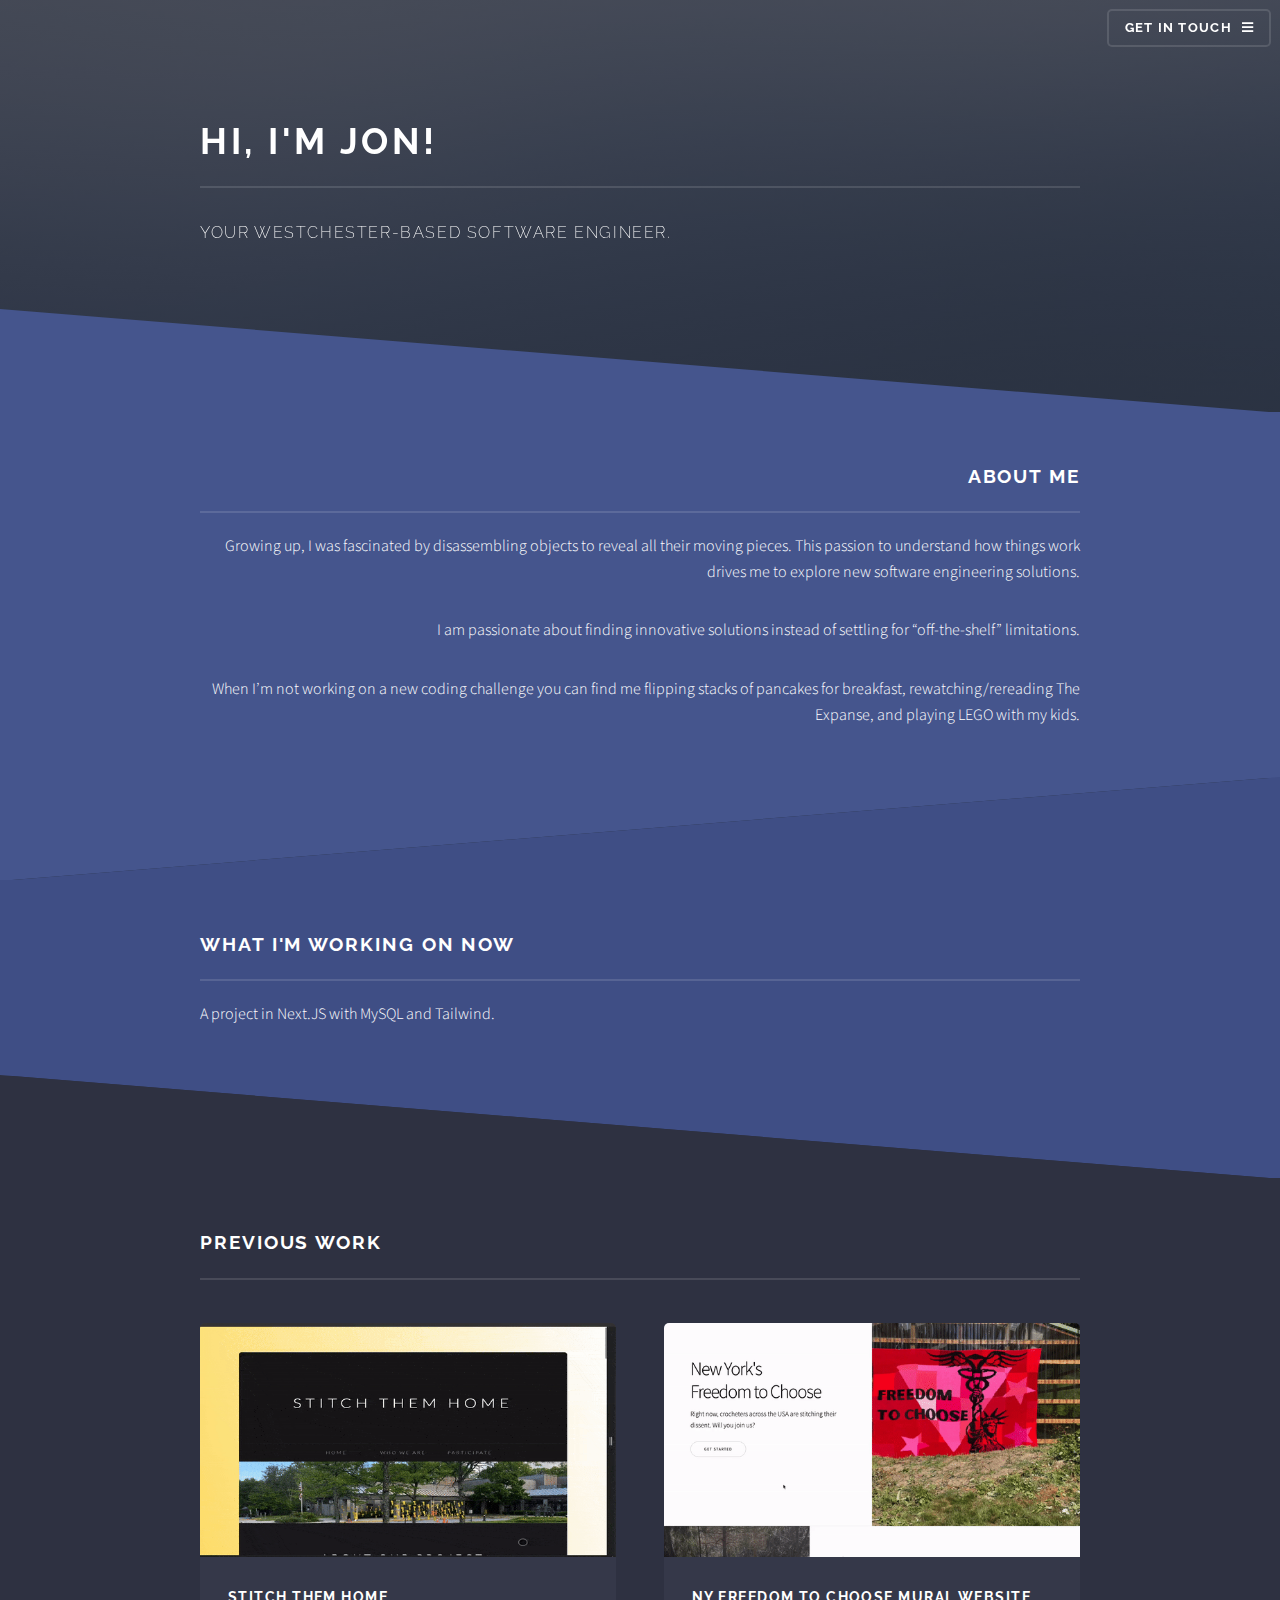
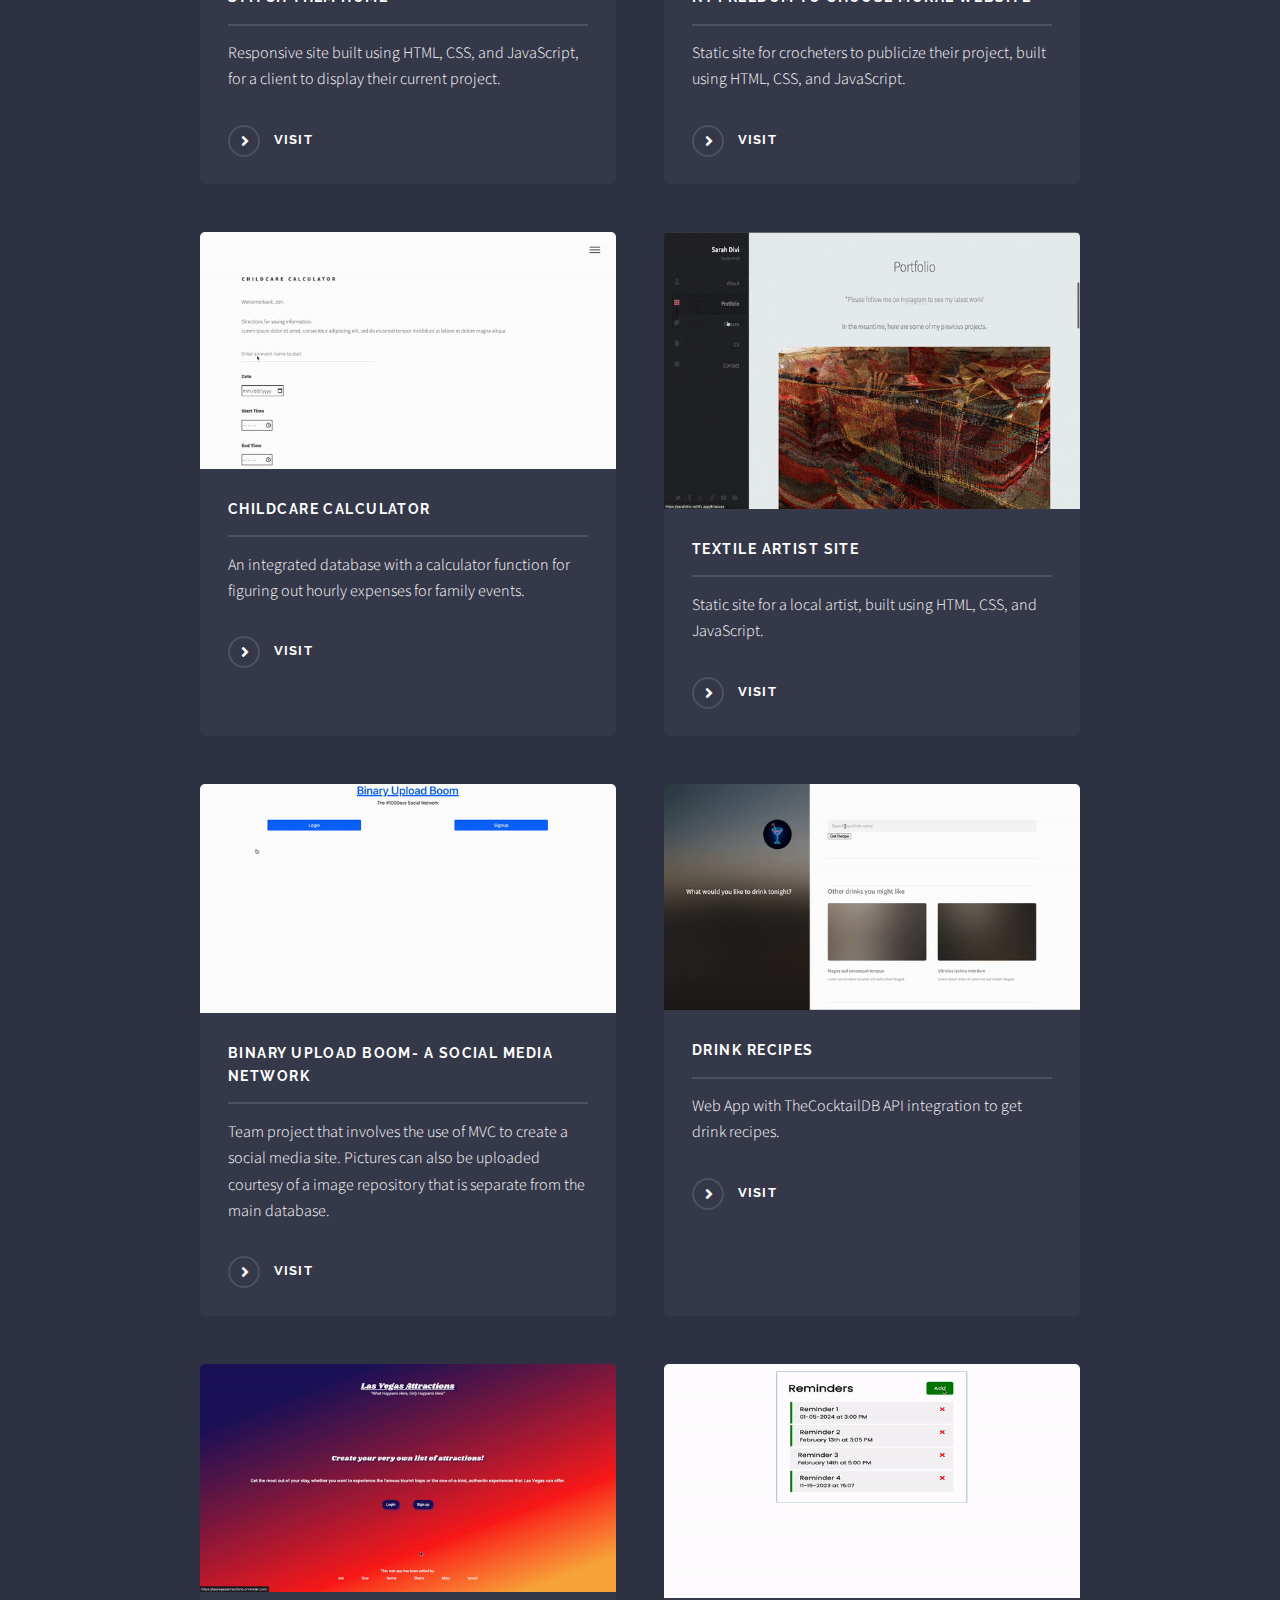
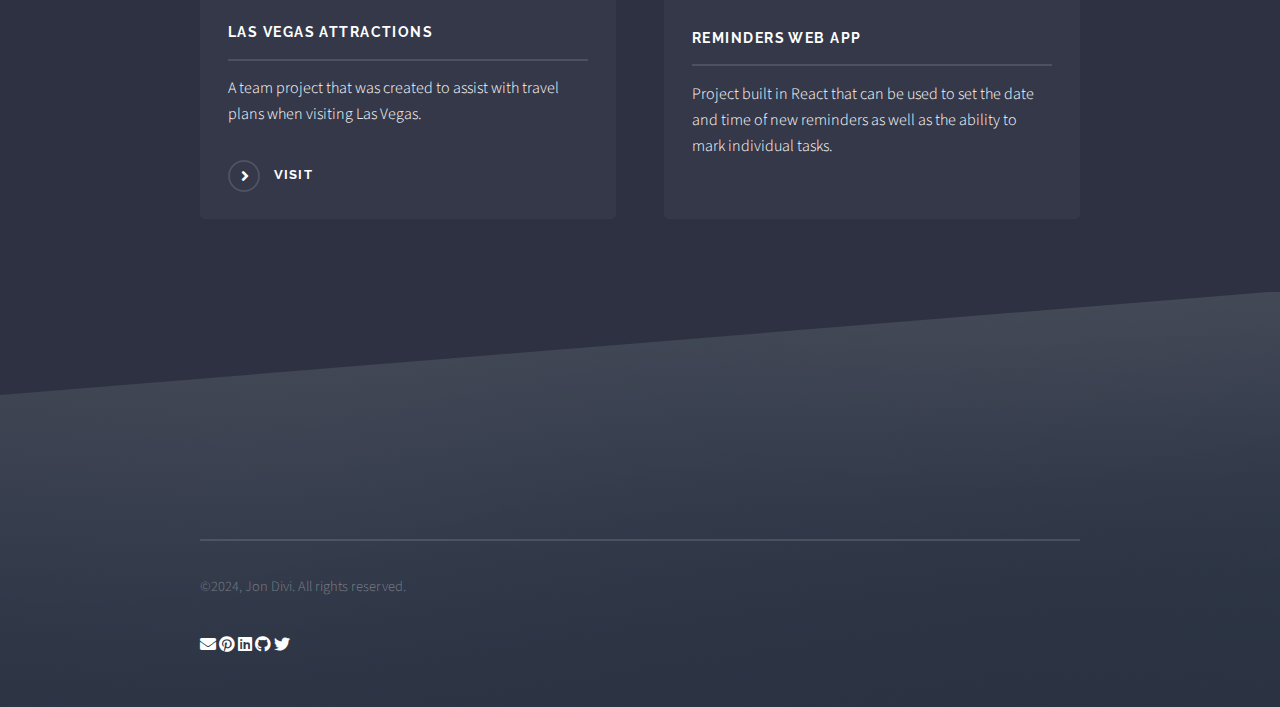
<file: index.html>
<!DOCTYPE HTML>
<html>
	<head>
		<title>Home</title>
		<meta charset="utf-8" />
		<meta name="viewport" content="width=device-width, initial-scale=1, user-scalable=no" />
		<link rel="stylesheet" href="assets/css/main.css" />
		<noscript><link rel="stylesheet" href="assets/css/noscript.css" /></noscript>
	</head>
	
	<body class="is-preload">

		<!-- Page Wrapper -->
		<div id="page-wrapper">
				
			<!-- Header -->
			<header id="header">
				<h1><a href="index.html"></a></h1>
				<nav>
					<a href="#menu">Get in touch</a>
				</nav>
			</header>
			<!-- Menu -->
			<nav id="menu">
				<div class="inner">
					<h2>Let's talk about your next project!</h2>
					<form method="post" data-netlify="true">
						<div class="fields">
							<div class="field">
								<label for="name">Name</label>
								<input type="text" name="name" id="name" />
							</div>
							<div class="field">
								<label for="email">Email</label>
								<input type="email" name="email" id="email" />
							</div>
							<div class="field">
								<label for="message">Message</label>
								<textarea name="message" id="message" rows="4"></textarea>
							</div>
						</div>
						<ul class="actions">
							<li><input type="submit" value="Send Message" /></li>
						</ul>
					</form>				
					<a href="#" class="close">Close</a>
				</div>
			</nav>

			<!-- Banner -->
			<section id="banner">
				<div class="inner">
					<h2>Hi, I'm Jon!</h2>
					<p>Your Westchester-Based Software Engineer.</p>
				</div>
			</section>

			<!-- Main Information -->
			<section id="wrapper">

				<!-- About -->
				<section id="two" class="wrapper alt spotlight style2">
					<div class="inner">
						<div class="content">
							<h2 class="major">About Me</h2>
							<p>Growing up, I was fascinated by disassembling objects to reveal all their moving pieces. This passion to understand how things work drives me to explore new software engineering solutions. 
							<p>I am passionate about finding innovative solutions instead of settling for “off-the-shelf” limitations.</p>
							<p>When I’m not working on a new coding challenge you can find me flipping stacks of pancakes for breakfast, rewatching/rereading The Expanse, and playing LEGO with my kids.</p>
						</div>
					</div>
				</section>

				<!-- Work in Progress -->
				<section id="three" class="wrapper spotlight style3">
					<div class="inner">
						<div class="content">
							<h2 class="major">What I'm working on now</h2>
							<article>
								<p>A project in Next.JS with MySQL and Tailwind.</p>
							</article>
						</div>
					</div>
				</section>

				<!-- Projects -->
				<section id="four" class="wrapper alt style1">
					<div class="inner">
						<h2 class="major">Previous Work</h2>
						<section class="features">
								<article>
									<a href="https://stitchthemhome.com/" class="image"><img src="images/clientSite.gif" alt="Responsive client project site" /></a>
									<h3 class="major">Stitch Them Home</h3>
									<p>Responsive site built using HTML, CSS, and JavaScript, for a client to display their current project.</p>
									<a href="https://stitchthemhome.com/" class="special">Visit</a>
								</article>
								<article>
									<a href="https://nyfreedomtochoose.netlify.app/" class="image"><img src="images/NYVol.gif" alt="Client project site" /></a>
											<h3 class="major">NY Freedom to Choose Mural Website</h3>
											<p>Static site for crocheters to publicize their project, built using HTML, CSS, and JavaScript.</p>
											<a href="https://nyfreedomtochoose.netlify.app/" class="special">Visit</a>
								</article>								
								<article>
									<a href="https://childcare-calculator.onrender.com/" class="image"><img src="images/calc.gif" alt="Calculator application" /></a>
									<h3 class="major">Childcare calculator</h3>
									<p>An integrated database with a calculator function for figuring out hourly expenses for family events.</p>
									<a href="https://childcare-calculator.onrender.com/" class="special">Visit</a>
								</article>
								<article>
									<a href="https://sarahdivi.netlify.app/" class="image"><img src="images/textileSite.gif" alt="Client portfolio site" /></a>
									<h3 class="major">Textile artist site</h3>
									<p>Static site for a local artist, built using HTML, CSS, and JavaScript.</p>
									<a href="https://sarahdivi.netlify.app/" class="special">Visit</a>
								</article>
								<article>
									<a href="https://binary-upload-boom.onrender.com/" class="image"><img src="images/socialMedia.gif" alt="Social network" /></a>
									<h3 class="major">Binary Upload Boom- A Social Media Network</h3>
									<p>Team project that involves the use of MVC to create a social media site. Pictures can also be uploaded courtesy of a image repository that is separate from the main database.</p>
									<a href="https://binary-upload-boom.onrender.com/" class="special">Visit</a>
								</article>
								<article>
									<a href="https://drinkselector.netlify.app/" class="image"><img src="images/drinks.gif" alt="Drink finder with API integration" /></a>
									<h3 class="major">Drink recipes</h3>
									<p>Web App with TheCocktailDB API integration to get drink recipes.</p>
									<a href="https://drinkselector.netlify.app/" class="special">Visit</a>
								</article>
								<article>
									<a href="https://lasvegasattractions.onrender.com/" class="image"><img src="images/lasVegasAttractions.gif" alt="Travel site" /></a>
									<h3 class="major">Las Vegas Attractions</h3>
									<p>A team project that was created to assist with travel plans when visiting Las Vegas.</p>
									<a href="https://lasvegasattractions.onrender.com/" class="special">Visit</a>
								</article>
								<article>
									<a class="image"><img src="images/reactReminders.gif" alt="Reminder application" /></a>
									<h3 class="major">Reminders web app</h3>
									<p>Project built in React that can be used to set the date and time of new reminders as well as the ability to mark individual tasks.</p>	
								</article>

								<!-- Older Projects -->
								<!-- <article>
									<a href="https://twitch-background-picker.netlify.app/" class="image"><img src="images/twitch.gif" alt="background switcher" /></a>
									<h3 class="major">On-demand background color changer</h3>
									<p>A color selector that was built for a partnered Twitch streamer.</p>
									<a href="https://twitch-background-picker.netlify.app/" class="special">Visit</a>
								</article> -->
						</section>
					</div>
				</section>

			</section>

			<!-- Footer -->
			<section id="footer">
				<div class="inner">					
					<ul class="copyright">
						<li>&copy;2024, Jon Divi. All rights reserved.</li>
					</ul>
					<div class="row">
						<div class="col-12 col-12-mobile">
							<a class="icon solid fa-envelope" href="mailto:jonathan.divi@gmail.com"></a>
							<a class="icon brands fa-pinterest" href="https://www.pinterest.com/jonathandivi"></a>
							<a class="icon brands fa-linkedin" href="https://www.linkedin.com/in/jondivi/"></a>
							<a class="icon brands fa-github" href="https://github.com/jondivi"></a>
							<a class="icon brands fa-twitter" href="https://twitter.com/Jon_Divi"></a>						
						</div>						
					</div>
				</div>
			</section>
		</div>

		<!-- Scripts -->
			<script src="assets/js/jquery.min.js"></script>
			<script src="assets/js/jquery.scrollex.min.js"></script>
			<script src="assets/js/browser.min.js"></script>
			<script src="assets/js/breakpoints.min.js"></script>
			<script src="assets/js/util.js"></script>
			<script src="assets/js/main.js"></script>

	</body>
</html>
</file>
<file: assets/css/noscript.css>
/*
	Solid State by HTML5 UP
	html5up.net | @ajlkn
	Free for personal and commercial use under the CCA 3.0 license (html5up.net/license)
*/

/* Banner */

	body.is-preload #banner .logo {
		-moz-transform: none;
		-webkit-transform: none;
		-ms-transform: none;
		transform: none;
		opacity: 1;
	}

	body.is-preload #banner h2 {
		opacity: 1;
		-moz-transform: none;
		-webkit-transform: none;
		-ms-transform: none;
		transform: none;
		-moz-filter: none;
		-webkit-filter: none;
		-ms-filter: none;
		filter: none;
	}

	body.is-preload #banner p {
		opacity: 01;
		-moz-transform: none;
		-webkit-transform: none;
		-ms-transform: none;
		transform: none;
		-moz-filter: none;
		-webkit-filter: none;
		-ms-filter: none;
		filter: none;
	}
</file>
<file: assets/css/main.css>
@import url(fontawesome-all.min.css);
@import url("https://fonts.googleapis.com/css?family=Raleway:200,700|Source+Sans+Pro:300,600,300italic,600italic");



html, body, div, span, applet, object,
iframe, h1, h2, h3, h4, h5, h6, p, blockquote,
pre, a, abbr, acronym, address, big, cite,
code, del, dfn, em, img, ins, kbd, q, s, samp,
small, strike, strong, sub, sup, tt, var, b,
u, i, center, dl, dt, dd, ol, ul, li, fieldset,
form, label, legend, table, caption, tbody,
tfoot, thead, tr, th, td, article, aside,
canvas, details, embed, figure, figcaption,
footer, header, hgroup, menu, nav, output, ruby,
section, summary, time, mark, audio, video {
	margin: 0;
	padding: 0;
	border: 0;
	font-size: 100%;
	font: inherit;
	vertical-align: baseline;}

article, aside, details, figcaption, figure,
footer, header, hgroup, menu, nav, section {
	display: block;}

body {
	line-height: 1;
}

ol, ul {
	list-style: none;
}

blockquote, q {
	quotes: none;
}

	blockquote:before, blockquote:after, q:before, q:after {
		content: '';
		content: none;
	}

table {
	border-collapse: collapse;
	border-spacing: 0;
}

body {
	-webkit-text-size-adjust: none;
}

mark {
	background-color: transparent;
	color: inherit;
}

input::-moz-focus-inner {
	border: 0;
	padding: 0;
}

input, select, textarea {
	-moz-appearance: none;
	-webkit-appearance: none;
	-ms-appearance: none;
	appearance: none;
}

/* Basic */

	@-ms-viewport {
		width: device-width;
	}

	body {
		-ms-overflow-style: scrollbar;
	}

	@media screen and (max-width: 480px) {

		html, body {
			min-width: 320px;
		}

	}

	html {
		box-sizing: border-box;
	}

	*, *:before, *:after {
		box-sizing: inherit;
	}

	body {
		background-color: #2e3141;
		background-image: linear-gradient(to top, rgba(46, 49, 65, 0.8), rgba(46, 49, 65, 0.8)), url("../../images/bg.jpg");
		background-size: auto,
 cover;
		background-attachment: fixed,
 fixed;
		background-position: center,
 center;
	}

		body.is-preload *, body.is-preload *:before, body.is-preload *:after {
			-moz-animation: none !important;
			-webkit-animation: none !important;
			-ms-animation: none !important;
			animation: none !important;
			-moz-transition: none !important;
			-webkit-transition: none !important;
			-ms-transition: none !important;
			transition: none !important;
		}

/* Type */

	body, input, select, textarea {
		color: #ffffff;
		font-family: "Source Sans Pro", Helvetica, sans-serif;
		font-size: 16.5pt;
		font-weight: 300;
		line-height: 1.65;
	}

		@media screen and (max-width: 1680px) {

			body, input, select, textarea {
				font-size: 13pt;
			}

		}

		@media screen and (max-width: 1280px) {

			body, input, select, textarea {
				font-size: 12pt;
			}

		}

		@media screen and (max-width: 980px) {

			body, input, select, textarea {
				font-size: 12pt;
			}

		}

		@media screen and (max-width: 736px) {

			body, input, select, textarea {
				font-size: 12pt;
			}

		}

		@media screen and (max-width: 480px) {

			body, input, select, textarea {
				font-size: 12pt;
			}

		}

	a {
		-moz-transition: color 0.2s ease-in-out, border-bottom-color 0.2s ease-in-out;
		-webkit-transition: color 0.2s ease-in-out, border-bottom-color 0.2s ease-in-out;
		-ms-transition: color 0.2s ease-in-out, border-bottom-color 0.2s ease-in-out;
		transition: color 0.2s ease-in-out, border-bottom-color 0.2s ease-in-out;
		border-bottom: dotted 1px rgba(255, 255, 255, 0.35);
		color: #ffffff;
		text-decoration: none;
	}

		a:hover {
			border-bottom-color: transparent;
			color: #ffffff !important;
		}

		a.special:not(.button) {
			text-decoration: none;
			border-bottom: 0;
			display: block;
			font-family: Raleway, Helvetica, sans-serif;
			font-size: 0.8em;
			font-weight: 700;
			letter-spacing: 0.1em;
			margin: 0 0 2em 0;
			text-transform: uppercase;
		}

			a.special:not(.button):before {
				-moz-osx-font-smoothing: grayscale;
				-webkit-font-smoothing: antialiased;
				display: inline-block;
				font-style: normal;
				font-variant: normal;
				text-rendering: auto;
				line-height: 1;
				text-transform: none !important;
				font-family: 'Font Awesome 5 Free';
				font-weight: 900;
			}

			a.special:not(.button):before {
				-moz-transition: background-color 0.2s ease-in-out;
				-webkit-transition: background-color 0.2s ease-in-out;
				-ms-transition: background-color 0.2s ease-in-out;
				transition: background-color 0.2s ease-in-out;
				border-radius: 100%;
				border: solid 2px rgba(255, 255, 255, 0.125);
				content: '\f105';
				display: inline-block;
				font-size: 1.25em;
				height: 2em;
				line-height: 1.75em;
				margin-right: 0.85em;
				text-align: center;
				text-indent: 0.15em;
				vertical-align: middle;
				width: 2em;
			}

			a.special:not(.button):hover:before {
				background-color: rgba(255, 255, 255, 0.025);
			}

			a.special:not(.button):active:before {
				background-color: rgba(255, 255, 255, 0.075);
			}

	strong, b {
		color: #ffffff;
		font-weight: 600;
	}

	em, i {
		font-style: italic;
	}

	p {
		margin: 0 0 2em 0;
	}

	h1, h2, h3, h4, h5, h6 {
		color: #ffffff;
		font-family: Raleway, Helvetica, sans-serif;
		font-weight: 700;
		letter-spacing: 0.1em;
		margin: 0 0 1em 0;
		text-transform: uppercase;
	}

		h1 a, h2 a, h3 a, h4 a, h5 a, h6 a {
			color: inherit;
			text-decoration: none;
			border-bottom: 0;
		}

		h1 span, h2 span, h3 span, h4 span, h5 span, h6 span {
			font-weight: 200;
		}

		h1.major, h2.major, h3.major, h4.major, h5.major, h6.major {
			padding-bottom: 1em;
			border-bottom: solid 2px rgba(255, 255, 255, 0.125);
		}

	h2 {
		font-size: 1.2em;
	}

	h3 {
		font-size: 0.9em;
	}

	h4 {
		font-size: 0.7em;
	}

	h5 {
		font-size: 0.7em;
	}

	h6 {
		font-size: 0.7em;
	}

	@media screen and (max-width: 736px) {

		h2 {
			font-size: 1em;
		}

		h3 {
			font-size: 0.8em;
		}

	}

	sub {
		font-size: 0.8em;
		position: relative;
		top: 0.5em;
	}

	sup {
		font-size: 0.8em;
		position: relative;
		top: -0.5em;
	}

	blockquote {
		border-left: solid 4px rgba(255, 255, 255, 0.125);
		font-style: italic;
		margin: 0 0 2em 0;
		padding: 0.5em 0 0.5em 2em;
	}

	code {
		background: rgba(255, 255, 255, 0.025);
		border-radius: 5px;
		border: solid 2px rgba(255, 255, 255, 0.125);
		font-family: "Courier New", monospace;
		font-size: 0.9em;
		margin: 0 0.25em;
		padding: 0.25em 0.65em;
	}

	pre {
		-webkit-overflow-scrolling: touch;
		font-family: "Courier New", monospace;
		font-size: 0.9em;
		margin: 0 0 2em 0;
	}

		pre code {
			display: block;
			line-height: 1.75em;
			padding: 1em 1.5em;
			overflow-x: auto;
		}

	hr {
		border: 0;
		border-bottom: solid 2px rgba(255, 255, 255, 0.125);
		margin: 2.5em 0;
	}

		hr.major {
			margin: 4em 0;
		}

	.align-left {
		text-align: left;
	}

	.align-center {
		text-align: center;
	}

	.align-right {
		text-align: right;
	}

/* Row */

	.row {
		display: flex;
		flex-wrap: wrap;
		box-sizing: border-box;
		align-items: stretch;
	}

		.row > * {
			box-sizing: border-box;
		}

		.row.gtr-uniform > * > :last-child {
			margin-bottom: 0;
		}

		.row.aln-left {
			justify-content: flex-start;
		}

		.row.aln-center {
			justify-content: center;
		}

		.row.aln-right {
			justify-content: flex-end;
		}

		.row.aln-top {
			align-items: flex-start;
		}

		.row.aln-middle {
			align-items: center;
		}

		.row.aln-bottom {
			align-items: flex-end;
		}

		.row > .imp {
			order: -1;
		}

		.row > .col-1 {
			width: 8.33333%;
		}

		.row > .off-1 {
			margin-left: 8.33333%;
		}

		.row > .col-2 {
			width: 16.66667%;
		}

		.row > .off-2 {
			margin-left: 16.66667%;
		}

		.row > .col-3 {
			width: 25%;
		}

		.row > .off-3 {
			margin-left: 25%;
		}

		.row > .col-4 {
			width: 33.33333%;
		}

		.row > .off-4 {
			margin-left: 33.33333%;
		}

		.row > .col-5 {
			width: 41.66667%;
		}

		.row > .off-5 {
			margin-left: 41.66667%;
		}

		.row > .col-6 {
			width: 50%;
		}

		.row > .off-6 {
			margin-left: 50%;
		}

		.row > .col-7 {
			width: 58.33333%;
		}

		.row > .off-7 {
			margin-left: 58.33333%;
		}

		.row > .col-8 {
			width: 66.66667%;
		}

		.row > .off-8 {
			margin-left: 66.66667%;
		}

		.row > .col-9 {
			width: 75%;
		}

		.row > .off-9 {
			margin-left: 75%;
		}

		.row > .col-10 {
			width: 83.33333%;
		}

		.row > .off-10 {
			margin-left: 83.33333%;
		}

		.row > .col-11 {
			width: 91.66667%;
		}

		.row > .off-11 {
			margin-left: 91.66667%;
		}

		.row > .col-12 {
			width: 100%;
		}

		.row > .off-12 {
			margin-left: 100%;
		}

		.row.gtr-0 {
			margin-top: 0;
			margin-left: 0em;
		}

			.row.gtr-0 > * {
				padding: 0 0 0 0em;
			}

			.row.gtr-0.gtr-uniform {
				margin-top: 0em;
			}

				.row.gtr-0.gtr-uniform > * {
					padding-top: 0em;
				}

		.row.gtr-25 {
			margin-top: 0;
			margin-left: -0.4375em;
		}

			.row.gtr-25 > * {
				padding: 0 0 0 0.4375em;
			}

			.row.gtr-25.gtr-uniform {
				margin-top: -0.4375em;
			}

				.row.gtr-25.gtr-uniform > * {
					padding-top: 0.4375em;
				}

		.row.gtr-50 {
			margin-top: 0;
			margin-left: -0.875em;
		}

			.row.gtr-50 > * {
				padding: 0 0 0 0.875em;
			}

			.row.gtr-50.gtr-uniform {
				margin-top: -0.875em;
			}

				.row.gtr-50.gtr-uniform > * {
					padding-top: 0.875em;
				}

		.row {
			margin-top: 0;
			margin-left: -1.75em;
		}

			.row > * {
				padding: 0 0 0 1.75em;
			}

			.row.gtr-uniform {
				margin-top: -1.75em;
			}

				.row.gtr-uniform > * {
					padding-top: 1.75em;
				}

		.row.gtr-150 {
			margin-top: 0;
			margin-left: -2.625em;
		}

			.row.gtr-150 > * {
				padding: 0 0 0 2.625em;
			}

			.row.gtr-150.gtr-uniform {
				margin-top: -2.625em;
			}

				.row.gtr-150.gtr-uniform > * {
					padding-top: 2.625em;
				}

		.row.gtr-200 {
			margin-top: 0;
			margin-left: -3.5em;
		}

			.row.gtr-200 > * {
				padding: 0 0 0 3.5em;
			}

			.row.gtr-200.gtr-uniform {
				margin-top: -3.5em;
			}

				.row.gtr-200.gtr-uniform > * {
					padding-top: 3.5em;
				}

		@media screen and (max-width: 1680px) {

			.row {
				display: flex;
				flex-wrap: wrap;
				box-sizing: border-box;
				align-items: stretch;
			}

				.row > * {
					box-sizing: border-box;
				}

				.row.gtr-uniform > * > :last-child {
					margin-bottom: 0;
				}

				.row.aln-left {
					justify-content: flex-start;
				}

				.row.aln-center {
					justify-content: center;
				}

				.row.aln-right {
					justify-content: flex-end;
				}

				.row.aln-top {
					align-items: flex-start;
				}

				.row.aln-middle {
					align-items: center;
				}

				.row.aln-bottom {
					align-items: flex-end;
				}

				.row > .imp-xlarge {
					order: -1;
				}

				.row > .col-1-xlarge {
					width: 8.33333%;
				}

				.row > .off-1-xlarge {
					margin-left: 8.33333%;
				}

				.row > .col-2-xlarge {
					width: 16.66667%;
				}

				.row > .off-2-xlarge {
					margin-left: 16.66667%;
				}

				.row > .col-3-xlarge {
					width: 25%;
				}

				.row > .off-3-xlarge {
					margin-left: 25%;
				}

				.row > .col-4-xlarge {
					width: 33.33333%;
				}

				.row > .off-4-xlarge {
					margin-left: 33.33333%;
				}

				.row > .col-5-xlarge {
					width: 41.66667%;
				}

				.row > .off-5-xlarge {
					margin-left: 41.66667%;
				}

				.row > .col-6-xlarge {
					width: 50%;
				}

				.row > .off-6-xlarge {
					margin-left: 50%;
				}

				.row > .col-7-xlarge {
					width: 58.33333%;
				}

				.row > .off-7-xlarge {
					margin-left: 58.33333%;
				}

				.row > .col-8-xlarge {
					width: 66.66667%;
				}

				.row > .off-8-xlarge {
					margin-left: 66.66667%;
				}

				.row > .col-9-xlarge {
					width: 75%;
				}

				.row > .off-9-xlarge {
					margin-left: 75%;
				}

				.row > .col-10-xlarge {
					width: 83.33333%;
				}

				.row > .off-10-xlarge {
					margin-left: 83.33333%;
				}

				.row > .col-11-xlarge {
					width: 91.66667%;
				}

				.row > .off-11-xlarge {
					margin-left: 91.66667%;
				}

				.row > .col-12-xlarge {
					width: 100%;
				}

				.row > .off-12-xlarge {
					margin-left: 100%;
				}

				.row.gtr-0 {
					margin-top: 0;
					margin-left: 0em;
				}

					.row.gtr-0 > * {
						padding: 0 0 0 0em;
					}

					.row.gtr-0.gtr-uniform {
						margin-top: 0em;
					}

						.row.gtr-0.gtr-uniform > * {
							padding-top: 0em;
						}

				.row.gtr-25 {
					margin-top: 0;
					margin-left: -0.4375em;
				}

					.row.gtr-25 > * {
						padding: 0 0 0 0.4375em;
					}

					.row.gtr-25.gtr-uniform {
						margin-top: -0.4375em;
					}

						.row.gtr-25.gtr-uniform > * {
							padding-top: 0.4375em;
						}

				.row.gtr-50 {
					margin-top: 0;
					margin-left: -0.875em;
				}

					.row.gtr-50 > * {
						padding: 0 0 0 0.875em;
					}

					.row.gtr-50.gtr-uniform {
						margin-top: -0.875em;
					}

						.row.gtr-50.gtr-uniform > * {
							padding-top: 0.875em;
						}

				.row {
					margin-top: 0;
					margin-left: -1.75em;
				}

					.row > * {
						padding: 0 0 0 1.75em;
					}

					.row.gtr-uniform {
						margin-top: -1.75em;
					}

						.row.gtr-uniform > * {
							padding-top: 1.75em;
						}

				.row.gtr-150 {
					margin-top: 0;
					margin-left: -2.625em;
				}

					.row.gtr-150 > * {
						padding: 0 0 0 2.625em;
					}

					.row.gtr-150.gtr-uniform {
						margin-top: -2.625em;
					}

						.row.gtr-150.gtr-uniform > * {
							padding-top: 2.625em;
						}

				.row.gtr-200 {
					margin-top: 0;
					margin-left: -3.5em;
				}

					.row.gtr-200 > * {
						padding: 0 0 0 3.5em;
					}

					.row.gtr-200.gtr-uniform {
						margin-top: -3.5em;
					}

						.row.gtr-200.gtr-uniform > * {
							padding-top: 3.5em;
						}

		}

		@media screen and (max-width: 1280px) {

			.row {
				display: flex;
				flex-wrap: wrap;
				box-sizing: border-box;
				align-items: stretch;
			}

				.row > * {
					box-sizing: border-box;
				}

				.row.gtr-uniform > * > :last-child {
					margin-bottom: 0;
				}

				.row.aln-left {
					justify-content: flex-start;
				}

				.row.aln-center {
					justify-content: center;
				}

				.row.aln-right {
					justify-content: flex-end;
				}

				.row.aln-top {
					align-items: flex-start;
				}

				.row.aln-middle {
					align-items: center;
				}

				.row.aln-bottom {
					align-items: flex-end;
				}

				.row > .imp-large {
					order: -1;
				}

				.row > .col-1-large {
					width: 8.33333%;
				}

				.row > .off-1-large {
					margin-left: 8.33333%;
				}

				.row > .col-2-large {
					width: 16.66667%;
				}

				.row > .off-2-large {
					margin-left: 16.66667%;
				}

				.row > .col-3-large {
					width: 25%;
				}

				.row > .off-3-large {
					margin-left: 25%;
				}

				.row > .col-4-large {
					width: 33.33333%;
				}

				.row > .off-4-large {
					margin-left: 33.33333%;
				}

				.row > .col-5-large {
					width: 41.66667%;
				}

				.row > .off-5-large {
					margin-left: 41.66667%;
				}

				.row > .col-6-large {
					width: 50%;
				}

				.row > .off-6-large {
					margin-left: 50%;
				}

				.row > .col-7-large {
					width: 58.33333%;
				}

				.row > .off-7-large {
					margin-left: 58.33333%;
				}

				.row > .col-8-large {
					width: 66.66667%;
				}

				.row > .off-8-large {
					margin-left: 66.66667%;
				}

				.row > .col-9-large {
					width: 75%;
				}

				.row > .off-9-large {
					margin-left: 75%;
				}

				.row > .col-10-large {
					width: 83.33333%;
				}

				.row > .off-10-large {
					margin-left: 83.33333%;
				}

				.row > .col-11-large {
					width: 91.66667%;
				}

				.row > .off-11-large {
					margin-left: 91.66667%;
				}

				.row > .col-12-large {
					width: 100%;
				}

				.row > .off-12-large {
					margin-left: 100%;
				}

				.row.gtr-0 {
					margin-top: 0;
					margin-left: 0em;
				}

					.row.gtr-0 > * {
						padding: 0 0 0 0em;
					}

					.row.gtr-0.gtr-uniform {
						margin-top: 0em;
					}

						.row.gtr-0.gtr-uniform > * {
							padding-top: 0em;
						}

				.row.gtr-25 {
					margin-top: 0;
					margin-left: -0.4375em;
				}

					.row.gtr-25 > * {
						padding: 0 0 0 0.4375em;
					}

					.row.gtr-25.gtr-uniform {
						margin-top: -0.4375em;
					}

						.row.gtr-25.gtr-uniform > * {
							padding-top: 0.4375em;
						}

				.row.gtr-50 {
					margin-top: 0;
					margin-left: -0.875em;
				}

					.row.gtr-50 > * {
						padding: 0 0 0 0.875em;
					}

					.row.gtr-50.gtr-uniform {
						margin-top: -0.875em;
					}

						.row.gtr-50.gtr-uniform > * {
							padding-top: 0.875em;
						}

				.row {
					margin-top: 0;
					margin-left: -1.75em;
				}

					.row > * {
						padding: 0 0 0 1.75em;
					}

					.row.gtr-uniform {
						margin-top: -1.75em;
					}

						.row.gtr-uniform > * {
							padding-top: 1.75em;
						}

				.row.gtr-150 {
					margin-top: 0;
					margin-left: -2.625em;
				}

					.row.gtr-150 > * {
						padding: 0 0 0 2.625em;
					}

					.row.gtr-150.gtr-uniform {
						margin-top: -2.625em;
					}

						.row.gtr-150.gtr-uniform > * {
							padding-top: 2.625em;
						}

				.row.gtr-200 {
					margin-top: 0;
					margin-left: -3.5em;
				}

					.row.gtr-200 > * {
						padding: 0 0 0 3.5em;
					}

					.row.gtr-200.gtr-uniform {
						margin-top: -3.5em;
					}

						.row.gtr-200.gtr-uniform > * {
							padding-top: 3.5em;
						}

		}

		@media screen and (max-width: 980px) {

			.row {
				display: flex;
				flex-wrap: wrap;
				box-sizing: border-box;
				align-items: stretch;
			}

				.row > * {
					box-sizing: border-box;
				}

				.row.gtr-uniform > * > :last-child {
					margin-bottom: 0;
				}

				.row.aln-left {
					justify-content: flex-start;
				}

				.row.aln-center {
					justify-content: center;
				}

				.row.aln-right {
					justify-content: flex-end;
				}

				.row.aln-top {
					align-items: flex-start;
				}

				.row.aln-middle {
					align-items: center;
				}

				.row.aln-bottom {
					align-items: flex-end;
				}

				.row > .imp-medium {
					order: -1;
				}

				.row > .col-1-medium {
					width: 8.33333%;
				}

				.row > .off-1-medium {
					margin-left: 8.33333%;
				}

				.row > .col-2-medium {
					width: 16.66667%;
				}

				.row > .off-2-medium {
					margin-left: 16.66667%;
				}

				.row > .col-3-medium {
					width: 25%;
				}

				.row > .off-3-medium {
					margin-left: 25%;
				}

				.row > .col-4-medium {
					width: 33.33333%;
				}

				.row > .off-4-medium {
					margin-left: 33.33333%;
				}

				.row > .col-5-medium {
					width: 41.66667%;
				}

				.row > .off-5-medium {
					margin-left: 41.66667%;
				}

				.row > .col-6-medium {
					width: 50%;
				}

				.row > .off-6-medium {
					margin-left: 50%;
				}

				.row > .col-7-medium {
					width: 58.33333%;
				}

				.row > .off-7-medium {
					margin-left: 58.33333%;
				}

				.row > .col-8-medium {
					width: 66.66667%;
				}

				.row > .off-8-medium {
					margin-left: 66.66667%;
				}

				.row > .col-9-medium {
					width: 75%;
				}

				.row > .off-9-medium {
					margin-left: 75%;
				}

				.row > .col-10-medium {
					width: 83.33333%;
				}

				.row > .off-10-medium {
					margin-left: 83.33333%;
				}

				.row > .col-11-medium {
					width: 91.66667%;
				}

				.row > .off-11-medium {
					margin-left: 91.66667%;
				}

				.row > .col-12-medium {
					width: 100%;
				}

				.row > .off-12-medium {
					margin-left: 100%;
				}

				.row.gtr-0 {
					margin-top: 0;
					margin-left: 0em;
				}

					.row.gtr-0 > * {
						padding: 0 0 0 0em;
					}

					.row.gtr-0.gtr-uniform {
						margin-top: 0em;
					}

						.row.gtr-0.gtr-uniform > * {
							padding-top: 0em;
						}

				.row.gtr-25 {
					margin-top: 0;
					margin-left: -0.4375em;
				}

					.row.gtr-25 > * {
						padding: 0 0 0 0.4375em;
					}

					.row.gtr-25.gtr-uniform {
						margin-top: -0.4375em;
					}

						.row.gtr-25.gtr-uniform > * {
							padding-top: 0.4375em;
						}

				.row.gtr-50 {
					margin-top: 0;
					margin-left: -0.875em;
				}

					.row.gtr-50 > * {
						padding: 0 0 0 0.875em;
					}

					.row.gtr-50.gtr-uniform {
						margin-top: -0.875em;
					}

						.row.gtr-50.gtr-uniform > * {
							padding-top: 0.875em;
						}

				.row {
					margin-top: 0;
					margin-left: -1.75em;
				}

					.row > * {
						padding: 0 0 0 1.75em;
					}

					.row.gtr-uniform {
						margin-top: -1.75em;
					}

						.row.gtr-uniform > * {
							padding-top: 1.75em;
						}

				.row.gtr-150 {
					margin-top: 0;
					margin-left: -2.625em;
				}

					.row.gtr-150 > * {
						padding: 0 0 0 2.625em;
					}

					.row.gtr-150.gtr-uniform {
						margin-top: -2.625em;
					}

						.row.gtr-150.gtr-uniform > * {
							padding-top: 2.625em;
						}

				.row.gtr-200 {
					margin-top: 0;
					margin-left: -3.5em;
				}

					.row.gtr-200 > * {
						padding: 0 0 0 3.5em;
					}

					.row.gtr-200.gtr-uniform {
						margin-top: -3.5em;
					}

						.row.gtr-200.gtr-uniform > * {
							padding-top: 3.5em;
						}

		}

		@media screen and (max-width: 736px) {

			.row {
				display: flex;
				flex-wrap: wrap;
				box-sizing: border-box;
				align-items: stretch;
			}

				.row > * {
					box-sizing: border-box;
				}

				.row.gtr-uniform > * > :last-child {
					margin-bottom: 0;
				}

				.row.aln-left {
					justify-content: flex-start;
				}

				.row.aln-center {
					justify-content: center;
				}

				.row.aln-right {
					justify-content: flex-end;
				}

				.row.aln-top {
					align-items: flex-start;
				}

				.row.aln-middle {
					align-items: center;
				}

				.row.aln-bottom {
					align-items: flex-end;
				}

				.row > .imp-small {
					order: -1;
				}

				.row > .col-1-small {
					width: 8.33333%;
				}

				.row > .off-1-small {
					margin-left: 8.33333%;
				}

				.row > .col-2-small {
					width: 16.66667%;
				}

				.row > .off-2-small {
					margin-left: 16.66667%;
				}

				.row > .col-3-small {
					width: 25%;
				}

				.row > .off-3-small {
					margin-left: 25%;
				}

				.row > .col-4-small {
					width: 33.33333%;
				}

				.row > .off-4-small {
					margin-left: 33.33333%;
				}

				.row > .col-5-small {
					width: 41.66667%;
				}

				.row > .off-5-small {
					margin-left: 41.66667%;
				}

				.row > .col-6-small {
					width: 50%;
				}

				.row > .off-6-small {
					margin-left: 50%;
				}

				.row > .col-7-small {
					width: 58.33333%;
				}

				.row > .off-7-small {
					margin-left: 58.33333%;
				}

				.row > .col-8-small {
					width: 66.66667%;
				}

				.row > .off-8-small {
					margin-left: 66.66667%;
				}

				.row > .col-9-small {
					width: 75%;
				}

				.row > .off-9-small {
					margin-left: 75%;
				}

				.row > .col-10-small {
					width: 83.33333%;
				}

				.row > .off-10-small {
					margin-left: 83.33333%;
				}

				.row > .col-11-small {
					width: 91.66667%;
				}

				.row > .off-11-small {
					margin-left: 91.66667%;
				}

				.row > .col-12-small {
					width: 100%;
				}

				.row > .off-12-small {
					margin-left: 100%;
				}

				.row.gtr-0 {
					margin-top: 0;
					margin-left: 0em;
				}

					.row.gtr-0 > * {
						padding: 0 0 0 0em;
					}

					.row.gtr-0.gtr-uniform {
						margin-top: 0em;
					}

						.row.gtr-0.gtr-uniform > * {
							padding-top: 0em;
						}

				.row.gtr-25 {
					margin-top: 0;
					margin-left: -0.3125em;
				}

					.row.gtr-25 > * {
						padding: 0 0 0 0.3125em;
					}

					.row.gtr-25.gtr-uniform {
						margin-top: -0.3125em;
					}

						.row.gtr-25.gtr-uniform > * {
							padding-top: 0.3125em;
						}

				.row.gtr-50 {
					margin-top: 0;
					margin-left: -0.625em;
				}

					.row.gtr-50 > * {
						padding: 0 0 0 0.625em;
					}

					.row.gtr-50.gtr-uniform {
						margin-top: -0.625em;
					}

						.row.gtr-50.gtr-uniform > * {
							padding-top: 0.625em;
						}

				.row {
					margin-top: 0;
					margin-left: -1.25em;
				}

					.row > * {
						padding: 0 0 0 1.25em;
					}

					.row.gtr-uniform {
						margin-top: -1.25em;
					}

						.row.gtr-uniform > * {
							padding-top: 1.25em;
						}

				.row.gtr-150 {
					margin-top: 0;
					margin-left: -1.875em;
				}

					.row.gtr-150 > * {
						padding: 0 0 0 1.875em;
					}

					.row.gtr-150.gtr-uniform {
						margin-top: -1.875em;
					}

						.row.gtr-150.gtr-uniform > * {
							padding-top: 1.875em;
						}

				.row.gtr-200 {
					margin-top: 0;
					margin-left: -2.5em;
				}

					.row.gtr-200 > * {
						padding: 0 0 0 2.5em;
					}

					.row.gtr-200.gtr-uniform {
						margin-top: -2.5em;
					}

						.row.gtr-200.gtr-uniform > * {
							padding-top: 2.5em;
						}

		}

		@media screen and (max-width: 480px) {

			.row {
				display: flex;
				flex-wrap: wrap;
				box-sizing: border-box;
				align-items: stretch;
			}

				.row > * {
					box-sizing: border-box;
				}

				.row.gtr-uniform > * > :last-child {
					margin-bottom: 0;
				}

				.row.aln-left {
					justify-content: flex-start;
				}

				.row.aln-center {
					justify-content: center;
				}

				.row.aln-right {
					justify-content: flex-end;
				}

				.row.aln-top {
					align-items: flex-start;
				}

				.row.aln-middle {
					align-items: center;
				}

				.row.aln-bottom {
					align-items: flex-end;
				}

				.row > .imp-xsmall {
					order: -1;
				}

				.row > .col-1-xsmall {
					width: 8.33333%;
				}

				.row > .off-1-xsmall {
					margin-left: 8.33333%;
				}

				.row > .col-2-xsmall {
					width: 16.66667%;
				}

				.row > .off-2-xsmall {
					margin-left: 16.66667%;
				}

				.row > .col-3-xsmall {
					width: 25%;
				}

				.row > .off-3-xsmall {
					margin-left: 25%;
				}

				.row > .col-4-xsmall {
					width: 33.33333%;
				}

				.row > .off-4-xsmall {
					margin-left: 33.33333%;
				}

				.row > .col-5-xsmall {
					width: 41.66667%;
				}

				.row > .off-5-xsmall {
					margin-left: 41.66667%;
				}

				.row > .col-6-xsmall {
					width: 50%;
				}

				.row > .off-6-xsmall {
					margin-left: 50%;
				}

				.row > .col-7-xsmall {
					width: 58.33333%;
				}

				.row > .off-7-xsmall {
					margin-left: 58.33333%;
				}

				.row > .col-8-xsmall {
					width: 66.66667%;
				}

				.row > .off-8-xsmall {
					margin-left: 66.66667%;
				}

				.row > .col-9-xsmall {
					width: 75%;
				}

				.row > .off-9-xsmall {
					margin-left: 75%;
				}

				.row > .col-10-xsmall {
					width: 83.33333%;
				}

				.row > .off-10-xsmall {
					margin-left: 83.33333%;
				}

				.row > .col-11-xsmall {
					width: 91.66667%;
				}

				.row > .off-11-xsmall {
					margin-left: 91.66667%;
				}

				.row > .col-12-xsmall {
					width: 100%;
				}

				.row > .off-12-xsmall {
					margin-left: 100%;
				}

				.row.gtr-0 {
					margin-top: 0;
					margin-left: 0em;
				}

					.row.gtr-0 > * {
						padding: 0 0 0 0em;
					}

					.row.gtr-0.gtr-uniform {
						margin-top: 0em;
					}

						.row.gtr-0.gtr-uniform > * {
							padding-top: 0em;
						}

				.row.gtr-25 {
					margin-top: 0;
					margin-left: -0.3125em;
				}

					.row.gtr-25 > * {
						padding: 0 0 0 0.3125em;
					}

					.row.gtr-25.gtr-uniform {
						margin-top: -0.3125em;
					}

						.row.gtr-25.gtr-uniform > * {
							padding-top: 0.3125em;
						}

				.row.gtr-50 {
					margin-top: 0;
					margin-left: -0.625em;
				}

					.row.gtr-50 > * {
						padding: 0 0 0 0.625em;
					}

					.row.gtr-50.gtr-uniform {
						margin-top: -0.625em;
					}

						.row.gtr-50.gtr-uniform > * {
							padding-top: 0.625em;
						}

				.row {
					margin-top: 0;
					margin-left: -1.25em;
				}

					.row > * {
						padding: 0 0 0 1.25em;
					}

					.row.gtr-uniform {
						margin-top: -1.25em;
					}

						.row.gtr-uniform > * {
							padding-top: 1.25em;
						}

				.row.gtr-150 {
					margin-top: 0;
					margin-left: -1.875em;
				}

					.row.gtr-150 > * {
						padding: 0 0 0 1.875em;
					}

					.row.gtr-150.gtr-uniform {
						margin-top: -1.875em;
					}

						.row.gtr-150.gtr-uniform > * {
							padding-top: 1.875em;
						}

				.row.gtr-200 {
					margin-top: 0;
					margin-left: -2.5em;
				}

					.row.gtr-200 > * {
						padding: 0 0 0 2.5em;
					}

					.row.gtr-200.gtr-uniform {
						margin-top: -2.5em;
					}

						.row.gtr-200.gtr-uniform > * {
							padding-top: 2.5em;
						}

		}

		@media screen and (max-width: 360px) {

			.row {
				display: flex;
				flex-wrap: wrap;
				box-sizing: border-box;
				align-items: stretch;
			}

				.row > * {
					box-sizing: border-box;
				}

				.row.gtr-uniform > * > :last-child {
					margin-bottom: 0;
				}

				.row.aln-left {
					justify-content: flex-start;
				}

				.row.aln-center {
					justify-content: center;
				}

				.row.aln-right {
					justify-content: flex-end;
				}

				.row.aln-top {
					align-items: flex-start;
				}

				.row.aln-middle {
					align-items: center;
				}

				.row.aln-bottom {
					align-items: flex-end;
				}

				.row > .imp-xxsmall {
					order: -1;
				}

				.row > .col-1-xxsmall {
					width: 8.33333%;
				}

				.row > .off-1-xxsmall {
					margin-left: 8.33333%;
				}

				.row > .col-2-xxsmall {
					width: 16.66667%;
				}

				.row > .off-2-xxsmall {
					margin-left: 16.66667%;
				}

				.row > .col-3-xxsmall {
					width: 25%;
				}

				.row > .off-3-xxsmall {
					margin-left: 25%;
				}

				.row > .col-4-xxsmall {
					width: 33.33333%;
				}

				.row > .off-4-xxsmall {
					margin-left: 33.33333%;
				}

				.row > .col-5-xxsmall {
					width: 41.66667%;
				}

				.row > .off-5-xxsmall {
					margin-left: 41.66667%;
				}

				.row > .col-6-xxsmall {
					width: 50%;
				}

				.row > .off-6-xxsmall {
					margin-left: 50%;
				}

				.row > .col-7-xxsmall {
					width: 58.33333%;
				}

				.row > .off-7-xxsmall {
					margin-left: 58.33333%;
				}

				.row > .col-8-xxsmall {
					width: 66.66667%;
				}

				.row > .off-8-xxsmall {
					margin-left: 66.66667%;
				}

				.row > .col-9-xxsmall {
					width: 75%;
				}

				.row > .off-9-xxsmall {
					margin-left: 75%;
				}

				.row > .col-10-xxsmall {
					width: 83.33333%;
				}

				.row > .off-10-xxsmall {
					margin-left: 83.33333%;
				}

				.row > .col-11-xxsmall {
					width: 91.66667%;
				}

				.row > .off-11-xxsmall {
					margin-left: 91.66667%;
				}

				.row > .col-12-xxsmall {
					width: 100%;
				}

				.row > .off-12-xxsmall {
					margin-left: 100%;
				}

				.row.gtr-0 {
					margin-top: 0;
					margin-left: 0em;
				}

					.row.gtr-0 > * {
						padding: 0 0 0 0em;
					}

					.row.gtr-0.gtr-uniform {
						margin-top: 0em;
					}

						.row.gtr-0.gtr-uniform > * {
							padding-top: 0em;
						}

				.row.gtr-25 {
					margin-top: 0;
					margin-left: -0.3125em;
				}

					.row.gtr-25 > * {
						padding: 0 0 0 0.3125em;
					}

					.row.gtr-25.gtr-uniform {
						margin-top: -0.3125em;
					}

						.row.gtr-25.gtr-uniform > * {
							padding-top: 0.3125em;
						}

				.row.gtr-50 {
					margin-top: 0;
					margin-left: -0.625em;
				}

					.row.gtr-50 > * {
						padding: 0 0 0 0.625em;
					}

					.row.gtr-50.gtr-uniform {
						margin-top: -0.625em;
					}

						.row.gtr-50.gtr-uniform > * {
							padding-top: 0.625em;
						}

				.row {
					margin-top: 0;
					margin-left: -1.25em;
				}

					.row > * {
						padding: 0 0 0 1.25em;
					}

					.row.gtr-uniform {
						margin-top: -1.25em;
					}

						.row.gtr-uniform > * {
							padding-top: 1.25em;
						}

				.row.gtr-150 {
					margin-top: 0;
					margin-left: -1.875em;
				}

					.row.gtr-150 > * {
						padding: 0 0 0 1.875em;
					}

					.row.gtr-150.gtr-uniform {
						margin-top: -1.875em;
					}

						.row.gtr-150.gtr-uniform > * {
							padding-top: 1.875em;
						}

				.row.gtr-200 {
					margin-top: 0;
					margin-left: -2.5em;
				}

					.row.gtr-200 > * {
						padding: 0 0 0 2.5em;
					}

					.row.gtr-200.gtr-uniform {
						margin-top: -2.5em;
					}

						.row.gtr-200.gtr-uniform > * {
							padding-top: 2.5em;
						}

		}

/* Section/Article */

	section.special, article.special {
		text-align: center;
	}

/* Form */

	form {
		margin: 0 0 2em 0;
	}

		form > :last-child {
			margin-bottom: 0;
		}

		form > .fields {
			display: -moz-flex;
			display: -webkit-flex;
			display: -ms-flex;
			display: flex;
			-moz-flex-wrap: wrap;
			-webkit-flex-wrap: wrap;
			-ms-flex-wrap: wrap;
			flex-wrap: wrap;
			width: calc(100% + 3em);
			margin: -1.5em 0 2em -1.5em;
		}

			form > .fields > .field {
				-moz-flex-grow: 0;
				-webkit-flex-grow: 0;
				-ms-flex-grow: 0;
				flex-grow: 0;
				-moz-flex-shrink: 0;
				-webkit-flex-shrink: 0;
				-ms-flex-shrink: 0;
				flex-shrink: 0;
				padding: 1.5em 0 0 1.5em;
				width: calc(100% - 1.5em);
			}

				form > .fields > .field.half {
					width: calc(50% - 0.75em);
				}

				form > .fields > .field.third {
					width: calc(100%/3 - 0.5em);
				}

				form > .fields > .field.quarter {
					width: calc(25% - 0.375em);
				}

		@media screen and (max-width: 480px) {

			form > .fields {
				width: calc(100% + 3em);
				margin: -1.5em 0 2em -1.5em;
			}

				form > .fields > .field {
					padding: 1.5em 0 0 1.5em;
					width: calc(100% - 1.5em);
				}

					form > .fields > .field.half {
						width: calc(100% - 1.5em);
					}

					form > .fields > .field.third {
						width: calc(100% - 1.5em);
					}

					form > .fields > .field.quarter {
						width: calc(100% - 1.5em);
					}

		}

	label {
		color: #ffffff;
		display: block;
		font-family: Raleway, Helvetica, sans-serif;
		font-size: 0.8em;
		font-weight: 700;
		letter-spacing: 0.1em;
		margin: 0 0 0.7em 0;
		text-transform: uppercase;
	}

	input[type="text"],
	input[type="password"],
	input[type="email"],
	input[type="tel"],
	select,
	textarea {
		-moz-appearance: none;
		-webkit-appearance: none;
		-ms-appearance: none;
		appearance: none;
		background: rgba(255, 255, 255, 0.025);
		border-radius: 5px;
		border: none;
		border: solid 2px rgba(255, 255, 255, 0.125);
		color: inherit;
		display: block;
		outline: 0;
		padding: 0 1em;
		text-decoration: none;
		width: 100%;
	}

		input[type="text"]:invalid,
		input[type="password"]:invalid,
		input[type="email"]:invalid,
		input[type="tel"]:invalid,
		select:invalid,
		textarea:invalid {
			box-shadow: none;
		}

		input[type="text"]:focus,
		input[type="password"]:focus,
		input[type="email"]:focus,
		input[type="tel"]:focus,
		select:focus,
		textarea:focus {
			border-color: #5b6ba6;
		}

	select {
		background-image: url("data:image/svg+xml;charset=utf8,%3Csvg xmlns='http://www.w3.org/2000/svg' width='40' height='40' preserveAspectRatio='none' viewBox='0 0 40 40'%3E%3Cpath d='M9.4,12.3l10.4,10.4l10.4-10.4c0.2-0.2,0.5-0.4,0.9-0.4c0.3,0,0.6,0.1,0.9,0.4l3.3,3.3c0.2,0.2,0.4,0.5,0.4,0.9 c0,0.4-0.1,0.6-0.4,0.9L20.7,31.9c-0.2,0.2-0.5,0.4-0.9,0.4c-0.3,0-0.6-0.1-0.9-0.4L4.3,17.3c-0.2-0.2-0.4-0.5-0.4-0.9 c0-0.4,0.1-0.6,0.4-0.9l3.3-3.3c0.2-0.2,0.5-0.4,0.9-0.4S9.1,12.1,9.4,12.3z' fill='rgba(255, 255, 255, 0.125)' /%3E%3C/svg%3E");
		background-size: 1.25rem;
		background-repeat: no-repeat;
		background-position: calc(100% - 1rem) center;
		height: 2.75em;
		padding-right: 2.75em;
		text-overflow: ellipsis;
	}

		select option {
			color: #ffffff;
			background: #2e3141;
		}

		select:focus::-ms-value {
			background-color: transparent;
		}

		select::-ms-expand {
			display: none;
		}

	input[type="text"],
	input[type="password"],
	input[type="email"],
	select {
		height: 2.75em;
	}

	textarea {
		padding: 0.75em 1em;
	}

	input[type="checkbox"],
	input[type="radio"] {
		-moz-appearance: none;
		-webkit-appearance: none;
		-ms-appearance: none;
		appearance: none;
		display: block;
		float: left;
		margin-right: -2em;
		opacity: 0;
		width: 1em;
		z-index: -1;
	}

		input[type="checkbox"] + label,
		input[type="radio"] + label {
			text-decoration: none;
			color: #ffffff;
			cursor: pointer;
			display: inline-block;
			font-size: 1em;
			font-family: "Source Sans Pro", Helvetica, sans-serif;
			text-transform: none;
			letter-spacing: 0;
			font-weight: 300;
			padding-left: 2.4em;
			padding-right: 0.75em;
			position: relative;
		}

			input[type="checkbox"] + label:before,
			input[type="radio"] + label:before {
				-moz-osx-font-smoothing: grayscale;
				-webkit-font-smoothing: antialiased;
				display: inline-block;
				font-style: normal;
				font-variant: normal;
				text-rendering: auto;
				line-height: 1;
				text-transform: none !important;
				font-family: 'Font Awesome 5 Free';
				font-weight: 900;
			}

			input[type="checkbox"] + label:before,
			input[type="radio"] + label:before {
				background: rgba(255, 255, 255, 0.025);
				border-radius: 5px;
				border: solid 2px rgba(255, 255, 255, 0.125);
				content: '';
				display: inline-block;
				font-size: 0.8em;
				height: 2.0625em;
				left: 0;
				line-height: 2.0625em;
				position: absolute;
				text-align: center;
				top: 0;
				width: 2.0625em;
			}

		input[type="checkbox"]:checked + label:before,
		input[type="radio"]:checked + label:before {
			background: #ffffff;
			border-color: #ffffff;
			content: '\f00c';
			color: #2e3141;
		}

		input[type="checkbox"]:focus + label:before,
		input[type="radio"]:focus + label:before {
			border-color: #4c5c96;
		}

	input[type="checkbox"] + label:before {
		border-radius: 5px;
	}

	input[type="radio"] + label:before {
		border-radius: 100%;
	}

	::-webkit-input-placeholder {
		color: rgba(255, 255, 255, 0.35) !important;
		opacity: 1.0;
	}

	:-moz-placeholder {
		color: rgba(255, 255, 255, 0.35) !important;
		opacity: 1.0;
	}

	::-moz-placeholder {
		color: rgba(255, 255, 255, 0.35) !important;
		opacity: 1.0;
	}

	:-ms-input-placeholder {
		color: rgba(255, 255, 255, 0.35) !important;
		opacity: 1.0;
	}

/* Box */

	.box {
		border-radius: 5px;
		border: solid 2px rgba(255, 255, 255, 0.125);
		margin-bottom: 2em;
		padding: 1.5em;
	}

		.box > :last-child,
		.box > :last-child > :last-child,
		.box > :last-child > :last-child > :last-child {
			margin-bottom: 0;
		}

		.box.alt {
			border: 0;
			border-radius: 0;
			padding: 0;
		}

/* Icon */

	.icon {
		text-decoration: none;
		border-bottom: none;
		position: relative;
	}

		.icon:before {
			-moz-osx-font-smoothing: grayscale;
			-webkit-font-smoothing: antialiased;
			display: inline-block;
			font-style: normal;
			font-variant: normal;
			text-rendering: auto;
			line-height: 1;
			text-transform: none !important;
			font-family: 'Font Awesome 5 Free';
			font-weight: 400;
		}

		.icon > .label {
			display: none;
		}

		.icon:before {
			line-height: inherit;
		}

		.icon.solid:before {
			font-weight: 900;
		}

		.icon.brands:before {
			font-family: 'Font Awesome 5 Brands';
		}

/* Image */

	.image {
		border-radius: 5px;
		border: 0;
		display: inline-block;
		position: relative;
	}

		.image img {
			border-radius: 5px;
			display: block;
		}

		.image.left, .image.right {
			max-width: 40%;
		}

			.image.left img, .image.right img {
				width: 100%;
			}

		.image.left {
			float: left;
			padding: 0 1.5em 1em 0;
			top: 0.25em;
		}

		.image.right {
			float: right;
			padding: 0 0 1em 1.5em;
			top: 0.25em;
		}

		.image.fit {
			display: block;
			margin: 0 0 2em 0;
			width: 100%;
		}

			.image.fit img {
				width: 100%;
			}

		.image.main {
			display: block;
			margin: 0 0 3em 0;
			width: 100%;
		}

		.image.main img {
			width: 100%;
		}

		.image.thumb img {
			height: a;
		}
		

/* List */

	ol {
		list-style: decimal;
		margin: 0 0 2em 0;
		padding-left: 1.25em;
	}

		ol li {
			padding-left: 0.25em;
		}

	ul {
		list-style: disc;
		margin: 0 0 2em 0;
		padding-left: 1em;
	}

		ul li {
			padding-left: 0.5em;
		}

		ul.alt {
			list-style: none;
			padding-left: 0;
		}

			ul.alt li {
				border-top: solid 1px rgba(255, 255, 255, 0.125);
				padding: 0.5em 0;
			}

				ul.alt li:first-child {
					border-top: 0;
					padding-top: 0;
				}

	dl {
		margin: 0 0 2em 0;
	}

		dl dt {
			display: block;
			font-weight: 600;
			margin: 0 0 1em 0;
		}

		dl dd {
			margin-left: 2em;
		}

/* Actions */

	ul.actions {
		/* display: -moz-flex; */
		/* display: -webkit-flex; */
		/* display: -ms-flex; */
		display: flex;
		justify-content: center;
		cursor: default;
		list-style: none;
		/* margin-left: -1em; */
		/* padding-left: 0%; */
		padding-right: 1rem;
		width: 100% !important;

	}

		ul.actions li {
			/* padding: 0 0 0 1em; */
			vertical-align: middle;
		}

		ul.actions.special {
			-moz-justify-content: center;
			-webkit-justify-content: center;
			-ms-justify-content: center;
			justify-content: center;
			width: 100%;
			margin-left: 0;
		}

			ul.actions.special li:first-child {
				padding-left: 0;
			}

		ul.actions.stacked {
			-moz-flex-direction: column;
			-webkit-flex-direction: column;
			-ms-flex-direction: column;
			flex-direction: column;
			margin-left: 0;
		}

			ul.actions.stacked li {
				padding: 1.3em 0 0 0;
			}

				ul.actions.stacked li:first-child {
					padding-top: 0;
				}

		ul.actions.fit {
			width: calc(100% + 1em);
		}

			ul.actions.fit li {
				-moz-flex-grow: 1;
				-webkit-flex-grow: 1;
				-ms-flex-grow: 1;
				flex-grow: 1;
				-moz-flex-shrink: 1;
				-webkit-flex-shrink: 1;
				-ms-flex-shrink: 1;
				flex-shrink: 1;
				width: 100%;
			}

				ul.actions.fit li > * {
					width: 100%;
				}

			ul.actions.fit.stacked {
				width: 100%;
			}

		@media screen and (max-width: 480px) {

			ul.actions:not(.fixed) {
				-moz-flex-direction: column;
				-webkit-flex-direction: column;
				-ms-flex-direction: column;
				flex-direction: column;
				margin-left: 0;
				width: 100% !important;
			}

				ul.actions:not(.fixed) li {
					-moz-flex-grow: 1;
					-webkit-flex-grow: 1;
					-ms-flex-grow: 1;
					flex-grow: 1;
					-moz-flex-shrink: 1;
					-webkit-flex-shrink: 1;
					-ms-flex-shrink: 1;
					flex-shrink: 1;
					padding: 1em 0 0 0;
					text-align: center;
					width: 100%;
				}

					ul.actions:not(.fixed) li > * {
						width: 100%;
					}

					ul.actions:not(.fixed) li:first-child {
						padding-top: 0;
					}

					ul.actions:not(.fixed) li input[type="submit"],
					ul.actions:not(.fixed) li input[type="reset"],
					ul.actions:not(.fixed) li input[type="button"],
					ul.actions:not(.fixed) li button,
					ul.actions:not(.fixed) li .button {
						width: 100%;
					}

						ul.actions:not(.fixed) li input[type="submit"].icon:before,
						ul.actions:not(.fixed) li input[type="reset"].icon:before,
						ul.actions:not(.fixed) li input[type="button"].icon:before,
						ul.actions:not(.fixed) li button.icon:before,
						ul.actions:not(.fixed) li .button.icon:before {
							margin-left: -0.5rem;
						}

		}

/* Icons */

	ul.icons {
		cursor: default;
		list-style: none;
		padding-left: 0;
	}

		ul.icons li {
			display: inline-block;
			padding: 0 1em 0 0;
		}

			ul.icons li:last-child {
				padding-right: 0;
			}

			ul.icons li .icon:before {
				font-size: 1.25em;
			}

/* Contact */

	ul.contact {
		list-style: none;
		padding: 0;
	}

		ul.contact li {
			text-decoration: none;
			margin: 2.5em 0 0 0;
			padding: 0 0 0 3.25em;
			position: relative;
		}

			ul.contact li:before {
				-moz-osx-font-smoothing: grayscale;
				-webkit-font-smoothing: antialiased;
				display: inline-block;
				font-style: normal;
				font-variant: normal;
				text-rendering: auto;
				line-height: 1;
				text-transform: none !important;
				font-family: 'Font Awesome 5 Free';
				font-weight: 400;
			}

			ul.contact li:before {
				border-radius: 100%;
				border: solid 2px rgba(255, 255, 255, 0.125);
				display: inline-block;
				font-size: 0.8em;
				height: 2.5em;
				left: 0;
				line-height: 2.35em;
				position: absolute;
				text-align: center;
				top: 0;
				width: 2.5em;
			}

			ul.contact li:first-child {
				margin-top: 0;
			}

		@media screen and (max-width: 736px) {

			ul.contact li {
				margin: 1.5em 0 0 0;
			}

		}

/* Pagination */

	ul.pagination {
		cursor: default;
		list-style: none;
		padding-left: 0;
	}

		ul.pagination li {
			display: inline-block;
			padding-left: 0;
			vertical-align: middle;
		}

			ul.pagination li > .page {
				-moz-transition: background-color 0.2s ease-in-out, color 0.2s ease-in-out;
				-webkit-transition: background-color 0.2s ease-in-out, color 0.2s ease-in-out;
				-ms-transition: background-color 0.2s ease-in-out, color 0.2s ease-in-out;
				transition: background-color 0.2s ease-in-out, color 0.2s ease-in-out;
				border-bottom: 0;
				border-radius: 5px;
				display: inline-block;
				height: 1.5em;
				line-height: 1.5em;
				margin: 0 0.125em;
				min-width: 1.5em;
				padding: 0 0.5em;
				text-align: center;
			}

				ul.pagination li > .page:hover {
					background-color: rgba(255, 255, 255, 0.025);
				}

				ul.pagination li > .page.active {
					background-color: #4c5c96;
				}

			ul.pagination li:first-child {
				padding-right: 0.75em;
			}

			ul.pagination li:last-child {
				padding-left: 0.75em;
			}

		@media screen and (max-width: 480px) {

			ul.pagination li:nth-child(n+2):nth-last-child(n+2) {
				display: none;
			}

			ul.pagination li .button {
				width: 100%;
			}

			ul.pagination li:first-child {
				width: calc(50% - 2px);
				text-align: left;
				padding-right: 0.325em;
			}

			ul.pagination li:last-child {
				width: calc(50% - 2px);
				text-align: right;
				padding-left: 0.325em;
			}

		}

/* Table */

	.table-wrapper {
		-webkit-overflow-scrolling: touch;
		overflow-x: auto;
	}

	table {
		margin: 0 0 2em 0;
		width: 100%;
	}

		table tbody tr {
			border: solid 1px rgba(255, 255, 255, 0.125);
			border-left: 0;
			border-right: 0;
		}

			table tbody tr:nth-child(2n + 1) {
				background-color: rgba(255, 255, 255, 0.025);
			}

		table td {
			padding: 0.75em 0.75em;
		}

		table th {
			color: #ffffff;
			font-size: 0.9em;
			font-weight: 600;
			padding: 0 0.75em 0.75em 0.75em;
			text-align: left;
		}

		table thead {
			border-bottom: solid 2px rgba(255, 255, 255, 0.125);
		}

		table tfoot {
			border-top: solid 2px rgba(255, 255, 255, 0.125);
		}

		table.alt {
			border-collapse: separate;
		}

			table.alt tbody tr td {
				border: solid 1px rgba(255, 255, 255, 0.125);
				border-left-width: 0;
				border-top-width: 0;
			}

				table.alt tbody tr td:first-child {
					border-left-width: 1px;
				}

			table.alt tbody tr:first-child td {
				border-top-width: 1px;
			}

			table.alt thead {
				border-bottom: 0;
			}

			table.alt tfoot {
				border-top: 0;
			}

/* Button */

	input[type="submit"],
	input[type="reset"],
	input[type="button"],
	button,
	.button {
		-moz-appearance: none;
		-webkit-appearance: none;
		-ms-appearance: none;
		appearance: none;
		-moz-transition: background-color 0.2s ease-in-out;
		-webkit-transition: background-color 0.2s ease-in-out;
		-ms-transition: background-color 0.2s ease-in-out;
		transition: background-color 0.2s ease-in-out;
		background-color: transparent;
		border-radius: 5px;
		border: 0;
		box-shadow: inset 0 0 0 2px rgba(255, 255, 255, 0.125);
		color: #ffffff !important;
		cursor: pointer;
		display: inline-block;
		font-family: Raleway, Helvetica, sans-serif;
		font-size: 0.8em;
		font-weight: 700;
		height: 3.75em;
		letter-spacing: 0.1em;
		line-height: 3.75em;
		padding: 0 2.25em;
		text-align: center;
		text-decoration: none;
		text-transform: uppercase;
		white-space: nowrap;
	}

		input[type="submit"]:hover,
		input[type="reset"]:hover,
		input[type="button"]:hover,
		button:hover,
		.button:hover {
			background-color: rgba(255, 255, 255, 0.025);
		}

		input[type="submit"]:active,
		input[type="reset"]:active,
		input[type="button"]:active,
		button:active,
		.button:active {
			background-color: rgba(255, 255, 255, 0.075);
		}

		input[type="submit"].icon:before,
		input[type="reset"].icon:before,
		input[type="button"].icon:before,
		button.icon:before,
		.button.icon:before {
			margin-right: 0.5em;
			color: rgba(255, 255, 255, 0.35);
		}

		input[type="submit"].primary,
		input[type="reset"].primary,
		input[type="button"].primary,
		button.primary,
		.button.primary {
			background-color: #4c5c96;
			box-shadow: none;
		}

			input[type="submit"].primary:hover,
			input[type="reset"].primary:hover,
			input[type="button"].primary:hover,
			button.primary:hover,
			.button.primary:hover {
				background-color: #53639e;
			}

			input[type="submit"].primary:active,
			input[type="reset"].primary:active,
			input[type="button"].primary:active,
			button.primary:active,
			.button.primary:active {
				background-color: #45558d;
			}

			input[type="submit"].primary.icon:before,
			input[type="reset"].primary.icon:before,
			input[type="button"].primary.icon:before,
			button.primary.icon:before,
			.button.primary.icon:before {
				color: #7985b0;
			}

		input[type="submit"].fit,
		input[type="reset"].fit,
		input[type="button"].fit,
		button.fit,
		.button.fit {
			width: 100%;
		}

		input[type="submit"].small,
		input[type="reset"].small,
		input[type="button"].small,
		button.small,
		.button.small {
			font-size: 0.6em;
		}

		input[type="submit"].large,
		input[type="reset"].large,
		input[type="button"].large,
		button.large,
		.button.large {
			font-size: 1em;
		}

		input[type="submit"].disabled, input[type="submit"]:disabled,
		input[type="reset"].disabled,
		input[type="reset"]:disabled,
		input[type="button"].disabled,
		input[type="button"]:disabled,
		button.disabled,
		button:disabled,
		.button.disabled,
		.button:disabled {
			opacity: 0.25;
		}

		@media screen and (max-width: 480px) {

			input[type="submit"],
			input[type="reset"],
			input[type="button"],
			button,
			.button {
				padding: 0;
			}

		}

/* Features */

	.features {
		display: -moz-flex;
		display: -webkit-flex;
		display: -ms-flex;
		display: flex;
		-moz-flex-wrap: wrap;
		-webkit-flex-wrap: wrap;
		-ms-flex-wrap: wrap;
		flex-wrap: wrap;
		margin: 0 0 2em 0;
	}

		.features article {
			padding: 1.75em 1.75em 0.1em 1.75em ;
			background-color: #353849;
			border-radius: 5px;
			margin: 1.5em 3em 1.5em 0;
			width: calc(50% - 1.5em);
		}

			.features article:nth-child(2n) {
				margin-right: 0;
			}

			.features article .image {
				border-radius: 5px 5px 0 0;
				display: block;
				margin-bottom: 1.75em;
				margin-left: -1.75em;
				margin-top: -1.75em;
				position: relative;
				width: calc(100% + 3.5em);
			}

				.features article .image img {
					border-radius: 5px 5px 0 0;
					width: 100%;
				}

		@media screen and (max-width: 980px) {

			.features article {
				margin: 1em 2em 1em 0;
				width: calc(50% - 1em);
			}

		}

		@media screen and (max-width: 736px) {

			.features article {
				padding: 1.5em 1.5em 0.1em 1.5em ;
				margin: 0.875em 1.75em 0.875em 0;
				width: calc(50% - 0.875em - 1px);
			}

				.features article .image {
					margin-bottom: 1.5em;
					margin-left: -1.5em;
					margin-top: -1.5em;
					width: calc(100% + 3em);
				}

		}

		@media screen and (max-width: 480px) {

			.features {
				display: block;
			}

				.features article {
					width: 100%;
					margin: 0 0 2em 0 !important;
				}

		}

/* Header */

	#header {
		-moz-transition: background-color 0.2s ease-in-out;
		-webkit-transition: background-color 0.2s ease-in-out;
		-ms-transition: background-color 0.2s ease-in-out;
		transition: background-color 0.2s ease-in-out;
		/* background-color: rgba(53, 56, 73, 0); */
		height: 3.5em;
		left: 0;
		line-height: 3.5em;
		padding: 0 1.25em;
		position: fixed;
		top: 0;
		width: 100%;
		z-index: 10000;
	}

		#header h1 {
			-moz-transition: opacity 0.2s ease-in-out, visibility 0.2s;
			-webkit-transition: opacity 0.2s ease-in-out, visibility 0.2s;
			-ms-transition: opacity 0.2s ease-in-out, visibility 0.2s;
			transition: opacity 0.2s ease-in-out, visibility 0.2s;
			border-bottom: 0;
			font-size: 0.8em;
			margin-bottom: 0;
			opacity: 1;
			visibility: visible;
		}

			#header h1 a {
				border: 0;
			}

		#header nav {
			font-family: Raleway, Helvetica, sans-serif;
			font-size: 0.8em;
			font-weight: 700;
			height: 3em;
			letter-spacing: 0.1em;
			line-height: 3em;
			position: absolute;
			right: 0.7em;
			text-transform: uppercase;
			top: 0.7em;
		}

			#header nav a {
				border: 0;
				display: inline-block;
				padding: 0 1em;
			}

				#header nav a:before {
					float: right;
					margin-left: 0.75em;
				}

				#header nav a[href="#menu"] {
					text-decoration: none;
					-moz-transition: background-color 0.2s ease-in-out;
					-webkit-transition: background-color 0.2s ease-in-out;
					-ms-transition: background-color 0.2s ease-in-out;
					transition: background-color 0.2s ease-in-out;
					border-radius: 5px;
					box-shadow: inset 0 0 0 2px rgba(255, 255, 255, 0.125);
					padding: 0 1.35em;
				}

					#header nav a[href="#menu"]:before {
						-moz-osx-font-smoothing: grayscale;
						-webkit-font-smoothing: antialiased;
						display: inline-block;
						font-style: normal;
						font-variant: normal;
						text-rendering: auto;
						line-height: 1;
						text-transform: none !important;
						font-family: 'Font Awesome 5 Free';
						font-weight: 900;
					}

					#header nav a[href="#menu"]:before {
						content: '\f0c9';
						line-height: inherit;
					}

					#header nav a[href="#menu"]:hover {
						background-color: rgba(255, 255, 255, 0.025);
					}

					#header nav a[href="#menu"]:active {
						background-color: rgba(255, 255, 255, 0.075);
					}

		#header.alt {
			background-color: transparent;
		}

			#header.alt h1 {
				opacity: 0;
				visibility: hidden;
			}

		@media screen and (max-width: 736px) {

			#header {
				height: 2.75em;
				line-height: 2.75em;
			}

				#header nav {
					top: 0;
					right: 0;
					height: inherit;
					line-height: inherit;
				}

					#header nav a {
						height: inherit;
						line-height: inherit;
					}

						#header nav a[href="#menu"] {
							box-shadow: none;
							padding: 0 1em;
							border-radius: 0;
						}

							#header nav a[href="#menu"]:hover, #header nav a[href="#menu"]:active {
								background-color: inherit;
							}

		}

		@media screen and (max-width: 480px) {

			#header nav a[href="#menu"] {
				width: 4em;
				white-space: nowrap;
				text-indent: 4em;
				position: relative;
			}

				#header nav a[href="#menu"]:before {
					width: inherit;
					position: absolute;
					top: 0;
					left: 0;
					text-indent: 0;
					text-align: right;
					margin-left: 0;
					padding-right: 1.25em;
				}

		}

/* Menu */

	#page-wrapper {
		-moz-transition: -moz-filter 0.25s ease;
		-webkit-transition: -webkit-filter 0.25s ease;
		-ms-transition: -ms-filter 0.25s ease;
		transition: filter 0.25s ease;
	}

	#menu {
		-moz-align-items: center;
		-webkit-align-items: center;
		-ms-align-items: center;
		align-items: center;
		display: -moz-flex;
		display: -webkit-flex;
		display: -ms-flex;
		display: flex;
		-moz-justify-content: center;
		-webkit-justify-content: center;
		-ms-justify-content: center;
		justify-content: center;
		pointer-events: none;
		-moz-transition: opacity 0.35s ease, visibility 0.35s;
		-webkit-transition: opacity 0.35s ease, visibility 0.35s;
		-ms-transition: opacity 0.35s ease, visibility 0.35s;
		transition: opacity 0.35s ease, visibility 0.35s;
		-moz-user-select: none;
		-webkit-user-select: none;
		-ms-user-select: none;
		user-select: none;
		-webkit-tap-highlight-color: rgba(0, 0, 0, 0);
		background: rgba(46, 49, 65, 0.8);
		cursor: default;
		height: 100%;
		left: 0;
		opacity: 0;
		position: fixed;
		text-align: center;
		top: 0;
		visibility: hidden;
		width: 100%;
	}

		#menu .inner {
			padding: 2.5em 1.5em 0.5em 1.5em ;
			-moz-transform: translateY(0.5em);
			-webkit-transform: translateY(0.5em);
			-ms-transform: translateY(0.5em);
			transform: translateY(0.5em);
			-moz-transition: opacity 0.35s ease, -moz-transform 0.35s ease;
			-webkit-transition: opacity 0.35s ease, -webkit-transform 0.35s ease;
			-ms-transition: opacity 0.35s ease, -ms-transform 0.35s ease;
			transition: opacity 0.35s ease, transform 0.35s ease;
			-webkit-overflow-scrolling: touch;
			background: rgb(69,74,87);
			border-radius: 5px;
			display: block;
			max-width: 100%;
			opacity: 0;
			position: relative;
			width: 18em;
		}

		#menu h2 {
			border-bottom: solid 2px rgba(255, 255, 255, 0.125);
			padding-bottom: 1em;
		}

		#menu .close {
			background-image: url("images/close.svg");
			background-position: 75% 25%;
			background-repeat: no-repeat;
			background-size: 2em 2em;
			border: 0;
			content: '';
			display: block;
			height: 4em;
			overflow: hidden;
			position: absolute;
			right: 0;
			text-align: center;
			text-indent: 4em;
			top: 0;
			width: 4em;
		}

		#menu .links {
			list-style: none;
			margin-bottom: 1.5em;
			padding: 0;
		}

			#menu .links li {
				padding: 0;
			}

				#menu .links li a {
					border-radius: 5px;
					border: 0;
					display: block;
					font-family: Raleway, Helvetica, sans-serif;
					font-size: 0.8em;
					font-weight: 200;
					letter-spacing: 0.1em;
					line-height: 1.85em;
					padding: 0.75em 0;
					text-transform: uppercase;
				}

					#menu .links li a:hover {
						background: #45558d;
					}

		@media screen and (max-width: 736px) {

			#menu .inner {
				max-height: 100%;
				overflow-y: auto;
				overflow-x: hidden;
			}

				#menu .inner .close {
					background-size: 1.5em 1.5em;
				}

		}

	body.is-menu-visible #page-wrapper {
		-moz-filter: blur(1.5px);
		-webkit-filter: blur(1.5px);
		-ms-filter: blur(1.5px);
		filter: blur(1.5px);
	}

	body.is-menu-visible #menu {
		pointer-events: auto;
		opacity: 1;
		visibility: visible;
	}

		body.is-menu-visible #menu .inner {
			-moz-transform: translateY(0);
			-webkit-transform: translateY(0);
			-ms-transform: translateY(0);
			transform: translateY(0);
			opacity: 1;
		}

/* Banner */

	#banner {
		padding: 10em 0 4.75em 0 ;
	}

		#banner .inner {
			margin: 0 auto;
			width: 55em;
		}

		#banner .logo {
			-moz-transition: opacity 2s ease, -moz-transform 1s ease;
			-webkit-transition: opacity 2s ease, -webkit-transform 1s ease;
			-ms-transition: opacity 2s ease, -ms-transform 1s ease;
			transition: opacity 2s ease, transform 1s ease;
			-moz-transform: translateY(0);
			-webkit-transform: translateY(0);
			-ms-transform: translateY(0);
			transform: translateY(0);
			opacity: 1;
			margin: 0 0 1.3em 0;
		}

			#banner .logo .icon {
				border-radius: 100%;
				border: solid 2px rgba(255, 255, 255, 0.125);
				cursor: default;
				display: inline-block;
				font-size: 2em;
				height: 2.25em;
				line-height: 2.25em;
				text-align: center;
				width: 2.25em;
			}

		#banner h2 {
			-moz-transition: opacity 0.5s ease, -moz-transform 0.5s ease, -moz-filter 0.25s ease;
			-webkit-transition: opacity 0.5s ease, -webkit-transform 0.5s ease, -webkit-filter 0.25s ease;
			-ms-transition: opacity 0.5s ease, -ms-transform 0.5s ease, -ms-filter 0.25s ease;
			transition: opacity 0.5s ease, transform 0.5s ease, filter 0.25s ease;
			-moz-transform: translateX(0);
			-webkit-transform: translateX(0);
			-ms-transform: translateX(0);
			transform: translateX(0);
			-moz-transition-delay: 0.65s;
			-webkit-transition-delay: 0.65s;
			-ms-transition-delay: 0.65s;
			transition-delay: 0.65s;
			-moz-filter: blur(0);
			-webkit-filter: blur(0);
			-ms-filter: blur(0);
			filter: blur(0);
			opacity: 1;
			border-bottom: solid 2px rgba(255, 255, 255, 0.125);
			font-size: 2.25em;
			margin-bottom: 0.8em;
			padding-bottom: 0.4em;
		}

		#banner p {
			-moz-transition: opacity 0.5s ease, -moz-transform 0.5s ease, -moz-filter 0.25s ease;
			-webkit-transition: opacity 0.5s ease, -webkit-transform 0.5s ease, -webkit-filter 0.25s ease;
			-ms-transition: opacity 0.5s ease, -ms-transform 0.5s ease, -ms-filter 0.25s ease;
			transition: opacity 0.5s ease, transform 0.5s ease, filter 0.25s ease;
			-moz-transform: translateX(0);
			-webkit-transform: translateX(0);
			-ms-transform: translateX(0);
			transform: translateX(0);
			-moz-transition-delay: 0.8s;
			-webkit-transition-delay: 0.8s;
			-ms-transition-delay: 0.8s;
			transition-delay: 0.8s;
			-moz-filter: blur(0);
			-webkit-filter: blur(0);
			-ms-filter: blur(0);
			filter: blur(0);
			opacity: 1;
			font-family: Raleway, Helvetica, sans-serif;
			font-size: 1em;
			font-weight: 200;
			letter-spacing: 0.1em;
			line-height: 2;
			text-transform: uppercase;
		}

		@media screen and (max-width: 1280px) {

			#banner {
				padding: 7em 0 8.25em 0 ;
				background-color: #2e3141;
				background-image: linear-gradient(to top, rgba(46, 49, 65, 0.8), rgba(46, 49, 65, 0.8)), url("../../images/bg.jpg");
				background-size: auto,
 cover;
				background-position: center,
 center;
				margin-bottom: -6.5em;
			}

		}

		@media screen and (max-width: 980px) {

			#banner {
				padding: 12em 3em 12.375em 3em ;
				margin-bottom: -4.75em;
			}

				#banner .inner {
					width: 100%;
				}

		}

		@media screen and (max-width: 736px) {

			#banner {
				padding: 5em 2em 4.25em 2em ;
				margin-bottom: -2.5em;
			}

				#banner .logo {
					margin: 0 0 1em 0;
				}

					#banner .logo .icon {
						font-size: 1.5em;
					}

				#banner h2 {
					font-size: 1.5em;
				}

				#banner p {
					font-size: 0.8em;
				}

		}

		body.is-preload #banner .logo {
			-moz-transform: translateY(0.5em);
			-webkit-transform: translateY(0.5em);
			-ms-transform: translateY(0.5em);
			transform: translateY(0.5em);
			opacity: 0;
		}

		body.is-preload #banner h2 {
			opacity: 0;
			-moz-transform: translateX(0.25em);
			-webkit-transform: translateX(0.25em);
			-ms-transform: translateX(0.25em);
			transform: translateX(0.25em);
			-moz-filter: blur(2px);
			-webkit-filter: blur(2px);
			-ms-filter: blur(2px);
			filter: blur(2px);
		}

		body.is-preload #banner p {
			opacity: 0;
			-moz-transform: translateX(0.5em);
			-webkit-transform: translateX(0.5em);
			-ms-transform: translateX(0.5em);
			transform: translateX(0.5em);
			-moz-filter: blur(2px);
			-webkit-filter: blur(2px);
			-ms-filter: blur(2px);
			filter: blur(2px);
		}

/* Wrapper */

	#wrapper > header {
		padding: 11em 0 2.25em 0 ;
	}

		#wrapper > header .inner {
			margin: 0 auto;
			width: 55em;
		}

		#wrapper > header h2 {
			border-bottom: solid 2px rgba(255, 255, 255, 0.125);
			font-size: 2em;
			margin-bottom: 0.8em;
			padding-bottom: 0.4em;
		}

		#wrapper > header p {
			font-family: Raleway, Helvetica, sans-serif;
			font-size: 1em;
			font-weight: 200;
			letter-spacing: 0.1em;
			line-height: 2;
			text-transform: uppercase;
		}

	@media screen and (max-width: 1280px) {

		#wrapper > header {
			padding: 9em 0 6.25em 0 ;
			background-color: #2e3141;
			background-image: linear-gradient(to top, rgba(46, 49, 65, 0.8), rgba(46, 49, 65, 0.8)), url("../../images/bg.jpg");
			background-size: auto,
 cover;
			background-position: center,
 0% 30%;
			margin-bottom: -6.5em;
		}

	}

	@media screen and (max-width: 980px) {

		#wrapper > header {
			padding: 11em 3em 7.375em 3em ;
			background-size: auto,
 cover;
			background-position: center,
 0% 0%;
			margin-bottom: -4.75em;
		}

			#wrapper > header .inner {
				width: 100%;
			}

	}

	@media screen and (max-width: 736px) {

		#wrapper > header {
			padding: 6.5em 2em 3em 2em ;
			background-size: auto,
 125%;
			margin-bottom: -2.5em;
		}

			#wrapper > header h2 {
				font-size: 1.25em;
			}

			#wrapper > header p {
				font-size: 0.8em;
			}

	}

	.wrapper {
		background-color: #2e3141;
		margin: 6.5em 0;
		position: relative;
	}

		.wrapper:before, .wrapper:after {
			background-image: url("data:image/svg+xml;charset=utf8,%3Csvg xmlns='http://www.w3.org/2000/svg' width='100' height='100' viewBox='0 0 100 100' preserveAspectRatio='none'%3E%3Cpolygon points='0,100 100,0 100,100' style='fill:%232e3141%3B' /%3E%3C/svg%3E");
		}

		.wrapper:before {
			box-shadow: inset 0 -1px 0 0 #2e3141, 0 1px 0 0 #2e3141;
		}

		.wrapper:after {
			box-shadow: inset 0 -1px 0 0 #2e3141, 0 1px 0 0 #2e3141;
		}

		.wrapper:before, .wrapper:after {
			background-repeat: no-repeat;
			background-size: 100% 100%;
			content: '';
			display: block;
			height: 6.5em;
			position: absolute;
			width: 100%;
		}

		.wrapper:before {
			left: 0;
			top: -6.5em;
		}

		.wrapper:after {
			-moz-transform: scaleY(-1);
			-webkit-transform: scaleY(-1);
			-ms-transform: scaleY(-1);
			transform: scaleY(-1);
			bottom: -6.5em;
			left: 0;
		}

		.wrapper.alt:before {
			-moz-transform: scaleX(-1);
			-webkit-transform: scaleX(-1);
			-ms-transform: scaleX(-1);
			transform: scaleX(-1);
		}

		.wrapper.alt:after {
			-moz-transform: scaleY(-1) scaleX(-1);
			-webkit-transform: scaleY(-1) scaleX(-1);
			-ms-transform: scaleY(-1) scaleX(-1);
			transform: scaleY(-1) scaleX(-1);
		}

		.wrapper .inner {
			padding: 3em 0 1em 0 ;
			margin: 0 auto;
			width: 55em;
		}

		.wrapper.style2 {
			background-color: #353849;
		}

			.wrapper.style2:before, .wrapper.style2:after {
				background-image: url("data:image/svg+xml;charset=utf8,%3Csvg xmlns='http://www.w3.org/2000/svg' width='100' height='100' viewBox='0 0 100 100' preserveAspectRatio='none'%3E%3Cpolygon points='0,100 100,0 100,100' style='fill:%23353849%3B' /%3E%3C/svg%3E");
			}

			.wrapper.style2:before {
				box-shadow: inset 0 -1px 0 0 #353849, 0 1px 0 0 #353849;
			}

			.wrapper.style2:after {
				box-shadow: inset 0 -1px 0 0 #353849, 0 1px 0 0 #353849;
			}

		.wrapper.style3 {
			background-color: #3d4051;
		}

			.wrapper.style3:before, .wrapper.style3:after {
				background-image: url("data:image/svg+xml;charset=utf8,%3Csvg xmlns='http://www.w3.org/2000/svg' width='100' height='100' viewBox='0 0 100 100' preserveAspectRatio='none'%3E%3Cpolygon points='0,100 100,0 100,100' style='fill:%233d4051%3B' /%3E%3C/svg%3E");
			}

			.wrapper.style3:before {
				box-shadow: inset 0 -1px 0 0 #3d4051, 0 1px 0 0 #3d4051;
			}

			.wrapper.style3:after {
				box-shadow: inset 0 -1px 0 0 #3d4051, 0 1px 0 0 #3d4051;
			}

		.wrapper.style4 {
			background-color: #454858;
		}

			.wrapper.style4:before, .wrapper.style4:after {
				background-image: url("data:image/svg+xml;charset=utf8,%3Csvg xmlns='http://www.w3.org/2000/svg' width='100' height='100' viewBox='0 0 100 100' preserveAspectRatio='none'%3E%3Cpolygon points='0,100 100,0 100,100' style='fill:%23454858%3B' /%3E%3C/svg%3E");
			}

			.wrapper.style4:before {
				box-shadow: inset 0 -1px 0 0 #454858, 0 1px 0 0 #454858;
			}

			.wrapper.style4:after {
				box-shadow: inset 0 -1px 0 0 #454858, 0 1px 0 0 #454858;
			}

		.wrapper.style5 {
			background-color: #4d5060;
		}

			.wrapper.style5:before, .wrapper.style5:after {
				background-image: url("data:image/svg+xml;charset=utf8,%3Csvg xmlns='http://www.w3.org/2000/svg' width='100' height='100' viewBox='0 0 100 100' preserveAspectRatio='none'%3E%3Cpolygon points='0,100 100,0 100,100' style='fill:%234d5060%3B' /%3E%3C/svg%3E");
			}

			.wrapper.style5:before {
				box-shadow: inset 0 -1px 0 0 #4d5060, 0 1px 0 0 #4d5060;
			}

			.wrapper.style5:after {
				box-shadow: inset 0 -1px 0 0 #4d5060, 0 1px 0 0 #4d5060;
			}

		.wrapper.style6 {
			background-color: #555867;
		}

			.wrapper.style6:before, .wrapper.style6:after {
				background-image: url("data:image/svg+xml;charset=utf8,%3Csvg xmlns='http://www.w3.org/2000/svg' width='100' height='100' viewBox='0 0 100 100' preserveAspectRatio='none'%3E%3Cpolygon points='0,100 100,0 100,100' style='fill:%23555867%3B' /%3E%3C/svg%3E");
			}

			.wrapper.style6:before {
				box-shadow: inset 0 -1px 0 0 #555867, 0 1px 0 0 #555867;
			}

			.wrapper.style6:after {
				box-shadow: inset 0 -1px 0 0 #555867, 0 1px 0 0 #555867;
			}

		.wrapper.spotlight {
			background-color: #4c5c96;
		}

			.wrapper.spotlight:before, .wrapper.spotlight:after {
				background-image: url("data:image/svg+xml;charset=utf8,%3Csvg xmlns='http://www.w3.org/2000/svg' width='100' height='100' viewBox='0 0 100 100' preserveAspectRatio='none'%3E%3Cpolygon points='0,100 100,0 100,100' style='fill:%234c5c96%3B' /%3E%3C/svg%3E");
			}

			.wrapper.spotlight:before {
				box-shadow: inset 0 -1px 0 0 #4c5c96, 0 1px 0 0 #4c5c96;
			}

			.wrapper.spotlight:after {
				box-shadow: inset 0 -1px 0 0 #4c5c96, 0 1px 0 0 #4c5c96;
			}

			.wrapper.spotlight .inner {
				display: -moz-flex;
				display: -webkit-flex;
				display: -ms-flex;
				display: flex;
				-moz-align-items: center;
				-webkit-align-items: center;
				-ms-align-items: center;
				align-items: center;
				-moz-flex-direction: row;
				-webkit-flex-direction: row;
				-ms-flex-direction: row;
				flex-direction: row;
			}

			.wrapper.spotlight .image {
				border-radius: 100%;
				margin: 0 3em 2em 0;
				width: 22em;
				overflow: hidden;
				-ms-flex: 1;
			}

				.wrapper.spotlight .image img {
					border-radius: 100%;
					width: 100%;
				}

			.wrapper.spotlight .content {
				width: 100%;
				-ms-flex: 2;
			}

			.wrapper.spotlight:nth-child(2n - 1) .inner {
				-moz-flex-direction: row-reverse;
				-webkit-flex-direction: row-reverse;
				-ms-flex-direction: row-reverse;
				flex-direction: row-reverse;
				text-align: right;
			}

			.wrapper.spotlight:nth-child(2n - 1) .image {
				margin: 0 0 2em 3em;
			}

			.wrapper.spotlight.style2 {
				background-color: #45558d;
			}

				.wrapper.spotlight.style2:before, .wrapper.spotlight.style2:after {
					background-image: url("data:image/svg+xml;charset=utf8,%3Csvg xmlns='http://www.w3.org/2000/svg' width='100' height='100' viewBox='0 0 100 100' preserveAspectRatio='none'%3E%3Cpolygon points='0,100 100,0 100,100' style='fill:%2345558d%3B' /%3E%3C/svg%3E");
				}

				.wrapper.spotlight.style2:before {
					box-shadow: inset 0 -1px 0 0 #45558d, 0 1px 0 0 #45558d;
				}

				.wrapper.spotlight.style2:after {
					box-shadow: inset 0 -1px 0 0 #45558d, 0 1px 0 0 #45558d;
				}

			.wrapper.spotlight.style3 {
				background-color: #3f4e85;
			}

				.wrapper.spotlight.style3:before, .wrapper.spotlight.style3:after {
					background-image: url("data:image/svg+xml;charset=utf8,%3Csvg xmlns='http://www.w3.org/2000/svg' width='100' height='100' viewBox='0 0 100 100' preserveAspectRatio='none'%3E%3Cpolygon points='0,100 100,0 100,100' style='fill:%233f4e85%3B' /%3E%3C/svg%3E");
				}

				.wrapper.spotlight.style3:before {
					box-shadow: inset 0 -1px 0 0 #3f4e85, 0 1px 0 0 #3f4e85;
				}

				.wrapper.spotlight.style3:after {
					box-shadow: inset 0 -1px 0 0 #3f4e85, 0 1px 0 0 #3f4e85;
				}

			.wrapper.spotlight.style4 {
				background-color: #39477c;
			}

				.wrapper.spotlight.style4:before, .wrapper.spotlight.style4:after {
					background-image: url("data:image/svg+xml;charset=utf8,%3Csvg xmlns='http://www.w3.org/2000/svg' width='100' height='100' viewBox='0 0 100 100' preserveAspectRatio='none'%3E%3Cpolygon points='0,100 100,0 100,100' style='fill:%2339477c%3B' /%3E%3C/svg%3E");
				}

				.wrapper.spotlight.style4:before {
					box-shadow: inset 0 -1px 0 0 #39477c, 0 1px 0 0 #39477c;
				}

				.wrapper.spotlight.style4:after {
					box-shadow: inset 0 -1px 0 0 #39477c, 0 1px 0 0 #39477c;
				}

			.wrapper.spotlight.style5 {
				background-color: #324072;
			}

				.wrapper.spotlight.style5:before, .wrapper.spotlight.style5:after {
					background-image: url("data:image/svg+xml;charset=utf8,%3Csvg xmlns='http://www.w3.org/2000/svg' width='100' height='100' viewBox='0 0 100 100' preserveAspectRatio='none'%3E%3Cpolygon points='0,100 100,0 100,100' style='fill:%23324072%3B' /%3E%3C/svg%3E");
				}

				.wrapper.spotlight.style5:before {
					box-shadow: inset 0 -1px 0 0 #324072, 0 1px 0 0 #324072;
				}

				.wrapper.spotlight.style5:after {
					box-shadow: inset 0 -1px 0 0 #324072, 0 1px 0 0 #324072;
				}

			.wrapper.spotlight.style6 {
				background-color: #2d3a69;
			}

				.wrapper.spotlight.style6:before, .wrapper.spotlight.style6:after {
					background-image: url("data:image/svg+xml;charset=utf8,%3Csvg xmlns='http://www.w3.org/2000/svg' width='100' height='100' viewBox='0 0 100 100' preserveAspectRatio='none'%3E%3Cpolygon points='0,100 100,0 100,100' style='fill:%232d3a69%3B' /%3E%3C/svg%3E");
				}

				.wrapper.spotlight.style6:before {
					box-shadow: inset 0 -1px 0 0 #2d3a69, 0 1px 0 0 #2d3a69;
				}

				.wrapper.spotlight.style6:after {
					box-shadow: inset 0 -1px 0 0 #2d3a69, 0 1px 0 0 #2d3a69;
				}

		@media screen and (max-width: 980px) {

			.wrapper {
				margin: 4.75em 0;
			}

				.wrapper:before, .wrapper:after {
					height: 4.75em;
				}

				.wrapper:before {
					top: -4.75em;
				}

				.wrapper:after {
					bottom: -4.75em;
					left: 0;
				}

				.wrapper .inner {
					padding: 3em 3em 1em 3em ;
					width: 100%;
				}

				.wrapper.spotlight .image {
					margin: 0 2em 2em 0;
					width: 32em;
				}

				.wrapper.spotlight:nth-child(2n - 1) .image {
					margin: 0 0 2em 2em;
				}

		}

		@media screen and (max-width: 736px) {

			.wrapper {
				margin: 2.5em 0;
			}

				.wrapper:before, .wrapper:after {
					height: 2.5em;
				}

				.wrapper:before {
					top: -2.5em;
				}

				.wrapper:after {
					bottom: -2.5em;
					left: 0;
				}

				.wrapper .inner {
					padding: 2em 2em 0.1em 2em ;
				}

				.wrapper.spotlight .inner {
					-moz-align-items: -moz-flex-start;
					-webkit-align-items: -webkit-flex-start;
					-ms-align-items: -ms-flex-start;
					align-items: flex-start;
				}

				.wrapper.spotlight .image {
					width: 19em;
					margin: 0 1.75em 2em 0;
				}

				.wrapper.spotlight:nth-child(2n - 1) .image {
					margin: 0 0 2em 1.75em;
				}

		}

		@media screen and (max-width: 480px) {

			.wrapper.spotlight .inner {
				display: block;
			}

			.wrapper.spotlight .image {
				margin: 0 0 1em 0 !important;
				max-width: 85%;
				width: 12em;
			}

		}

		@media screen and (max-width: 360px) {

			.wrapper .inner {
				padding: 2em 1.5em 0.1em 1.5em ;
			}

		}

/* Footer */

	#footer .inner {
		padding: 5em 0 3em 0 ;
		display: -moz-flex;
		display: -webkit-flex;
		display: -ms-flex;
		display: flex;
		-moz-flex-direction: row;
		-webkit-flex-direction: row;
		-ms-flex-direction: row;
		flex-direction: row;
		-moz-flex-wrap: wrap;
		-webkit-flex-wrap: wrap;
		-ms-flex-wrap: wrap;
		flex-wrap: wrap;
		margin: 0 auto;
		width: 55em;
	}

		#footer .inner > * {
			width: 100%;
		}

		#footer .inner form {
			margin: 0 3em 0 0;
			width: 100%;
		}

		#footer .inner .contact {
			
			width: 100%;

		}

		#footer .inner .copyright {
			border-top: solid 2px rgba(255, 255, 255, 0.125);
			list-style: none;
			margin: 4em 0 2em 0;
			padding: 2em 0 0 0;
			width: 100%;
		}

			#footer .inner .copyright li {
				border-left: solid 2px rgba(255, 255, 255, 0.125);
				color: rgba(255, 255, 255, 0.35);
				display: inline-block;
				font-size: 0.9em;
				line-height: 1;
				margin-left: 1em;
				padding: 0;
				padding-left: 1em;
			}

				#footer .inner .copyright li:first-child {
					border-left: 0;
					margin-left: 0;
					padding-left: 0;
				}

				#footer .inner .copyright li a {
					color: inherit;
				}

	@media screen and (max-width: 1280px) {

		#footer {
			background-color: #2e3141;
			background-image: linear-gradient(to top, rgba(46, 49, 65, 0.8), rgba(46, 49, 65, 0.8)), url("../../images/bg.jpg");
			background-size: auto,
 cover;
			background-position: center,
 center;
			margin-top: -6.5em;
			padding-top: 6.5em;
		}

	}

	@media screen and (max-width: 980px) {

		#footer {
			margin-top: -4.75em;
			padding-top: 4.75em;
		}

			#footer .inner {
				padding: 3em 3em 1em 3em ;
				display: block;
				width: 100%;
			}

				#footer .inner form {
					width: 100%;
					margin: 0 0 4em 0;
				}

				#footer .inner .contact {
					width: 100%;
					margin: 0 0 4em 0;
				}

				#footer .inner .copyright {
					margin: 4em 0 2em 0;
				}

	}

	@media screen and (max-width: 736px) {

		#footer {
			margin-top: -2.5em;
			padding-top: 2.5em;
		}

			#footer .inner {
				padding: 2em 2em 0.1em 2em ;
			}

				#footer .inner form {
					margin: 0 0 3em 0;
				}

				#footer .inner .contact {
					margin: 0 0 3em 0;
				}

	}

	@media screen and (max-width: 480px) {

		#footer .inner .copyright li {
			border-left: 0;
			display: block;
			margin: 1em 0 0 0;
			padding-left: 0;
		}

			#footer .inner .copyright li:first-child {
				margin-top: 0;
			}

	}

	@media screen and (max-width: 360px) {

		#footer .inner {
			padding: 2em 1.5em 0.1em 1.5em ;
		}

	}

	/* Additions */
	.contact{
		display: flex;
		justify-content: space-between;
		align-items: flex-end;
	}
</file>
